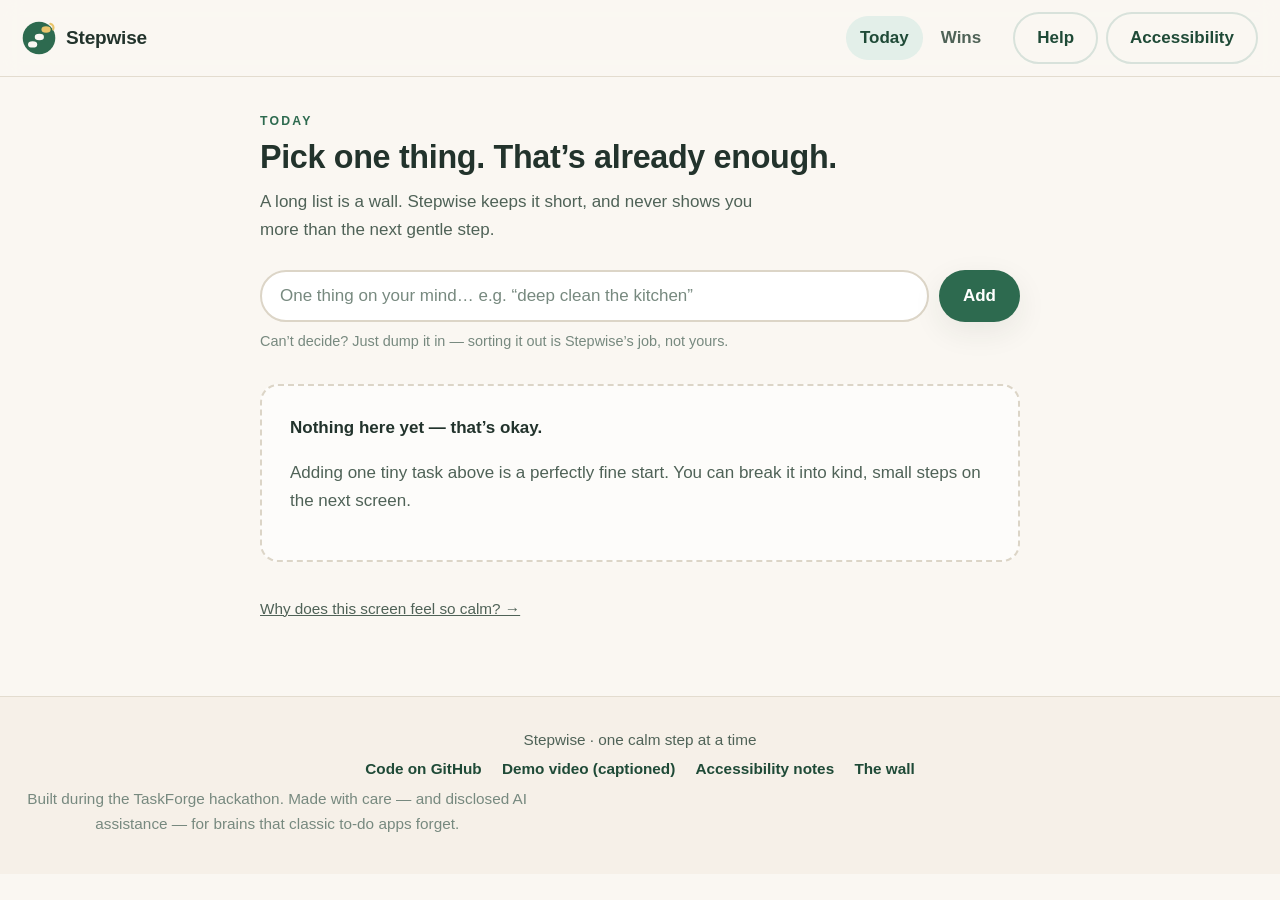
<file: index.html>
<!doctype html>
<html lang="en">
<head>
<meta charset="utf-8">
<meta name="viewport" content="width=device-width, initial-scale=1">
<title>Stepwise — one calm step at a time</title>
<meta name="description" content="Stepwise is a calm, accessibility-first task companion. It turns overwhelming tasks into one gentle step at a time — designed with ADHD, dyslexia and screen-reader users in mind.">
<meta name="theme-color" content="#FAF7F2">
<link rel="manifest" href="manifest.webmanifest">
<link rel="icon" href="icons/icon.svg" type="image/svg+xml">
<link rel="apple-touch-icon" href="icons/apple-touch-icon.png">
<link rel="stylesheet" href="css/core.css">
<link rel="stylesheet" href="css/modes.css">
</head>
<body>
<a class="skip-link" href="#main">Skip to main content</a>
<div id="announcer" class="sr-only" role="status" aria-live="polite"></div>

<header class="app-header">
  <div class="brand">
    <svg class="logo" viewBox="0 0 48 48" aria-hidden="true" focusable="false">
      <circle cx="24" cy="24" r="23" class="logo-bg"/>
      <g class="logo-stones">
        <ellipse cx="15" cy="33" rx="6.5" ry="4.5"/>
        <ellipse cx="24.5" cy="22.5" rx="6.5" ry="4.5"/>
        <ellipse cx="34" cy="12" rx="6.5" ry="4.5" class="logo-stone-top"/>
      </g>
      <path d="M40 4 q6 2 4 8" class="logo-arc" fill="none"/>
    </svg>
    <a href="#today" class="brand-name">Stepwise</a>
  </div>
  <nav class="main-nav" aria-label="Primary">
    <a href="#today" data-nav="today">Today</a>
    <a href="#wins" data-nav="wins">Wins</a>
  </nav>
  <div class="header-actions">
    <button id="btnHelp" class="btn btn-ghost" aria-haspopup="dialog">Help</button>
    <button id="btnA11y" class="btn btn-ghost" aria-haspopup="dialog">Accessibility</button>
  </div>
</header>

<main id="main">

  <!-- ============ TODAY ============ -->
  <section id="view-today" class="view" aria-labelledby="today-h">
    <div class="view-inner">
      <p class="eyebrow">Today</p>
      <h1 id="today-h">Pick one thing. That’s already enough.</h1>
      <p class="view-sub">A long list is a wall. Stepwise keeps it short, and never shows you more than the next gentle step.</p>

      <form id="addForm" class="add-form">
        <label for="taskInput" class="sr-only">New task</label>
        <input id="taskInput" name="taskInput" type="text" autocomplete="off"
               placeholder="One thing on your mind… e.g. “deep clean the kitchen”" />
        <button type="submit" class="btn btn-primary">Add</button>
      </form>
      <p class="add-hint">Can’t decide? Just dump it in — sorting it out is Stepwise’s job, not yours.</p>

      <div id="todayEmpty" class="empty-state" hidden>
        <p class="empty-title">Nothing here yet — that’s okay.</p>
        <p>Adding one tiny task above is a perfectly fine start. You can break it into kind, small steps on the next screen.</p>
      </div>

      <ul id="taskList" class="task-list"></ul>
      <button id="btnShowAll" class="btn btn-ghost show-all" hidden>Show all</button>

      <p class="why-link"><a href="#chaos">Why does this screen feel so calm? →</a></p>
    </div>
  </section>

  <!-- ============ TASK DETAIL ============ -->
  <section id="view-task" class="view" aria-labelledby="task-h" hidden>
    <div class="view-inner">
      <a class="back-link" href="#today">← All tasks</a>
      <p class="eyebrow" id="taskEyebrow">Task</p>
      <h1 id="task-h">Deep clean the kitchen</h1>
      <p class="view-sub" id="taskMeta"></p>

      <div id="breakdownCta" class="cta-card" hidden>
        <p class="cta-title">Big tasks are just small steps wearing a trench coat.</p>
        <p class="cta-sub">Stepwise will split this into kind, concrete steps with gentle time estimates. You can edit every step afterwards — you stay in charge.</p>
        <button id="btnBreakdown" class="btn btn-primary btn-big">Break it down for me</button>
        <label class="check-row">
          <input type="checkbox" id="kindToggle" checked>
          <span>Kind time estimates <span class="check-note">— add a gentle buffer, because time blindness is real</span></span>
        </label>
      </div>

      <div id="sessionsWrap" hidden>
        <div id="sessionList"></div>
        <div class="task-tools">
          <button id="btnEditSteps" class="btn btn-ghost" aria-expanded="false" aria-controls="editWrap">Edit steps</button>
          <button id="btnRedo" class="btn btn-ghost">Break it down again</button>
          <button id="btnDelete" class="btn btn-danger-ghost">Delete this task</button>
        </div>
        <div id="editWrap" hidden>
          <label for="stepsEditor" class="edit-label">One step per line — <kbd>label</kbd> <kbd>|</kbd> <kbd>minutes</kbd></label>
          <textarea id="stepsEditor" rows="8" spellcheck="false"></textarea>
          <div class="edit-actions">
            <button id="btnSaveSteps" class="btn btn-primary">Save steps</button>
            <button id="btnCancelEdit" class="btn btn-ghost">Cancel</button>
          </div>
          <p class="edit-note">Break steps: write them like any step. Prefix the line with <kbd>break:</kbd> to mark a break.</p>
        </div>
      </div>
    </div>
  </section>

  <!-- ============ FOCUS ============ -->
  <section id="view-focus" class="view view-focus" aria-labelledby="focus-h" hidden>
    <div class="focus-top">
      <a id="focusBack" class="back-link" href="#today">← Task</a>
      <p id="focusWhere" class="focus-where"></p>
    </div>
    <div class="focus-stage">
      <p class="eyebrow" id="focusStepNo">Step 1 of 5</p>
      <h1 id="focus-h" class="focus-step-label">Put on music you like and set a 5-minute timer</h1>

      <div class="timer-block">
        <div class="timer-ring">
          <svg viewBox="0 0 220 220" aria-hidden="true" focusable="false">
            <circle class="ring-bg" cx="110" cy="110" r="96"/>
            <circle class="ring-fg" id="ringFg" cx="110" cy="110" r="96"/>
          </svg>
          <div class="timer-text" id="timerText">5:00</div>
        </div>
        <p class="timer-sub" id="timerSub">about 5 minutes</p>
        <p id="timerState" class="timer-state" role="status" aria-live="polite"></p>
      </div>

      <div class="focus-controls">
        <button id="btnDone" class="btn btn-primary btn-big">Done ✓</button>
        <button id="btnTimer" class="btn btn-ghost">Start timer</button>
        <button id="btnExtend" class="btn btn-ghost" hidden>+5 kind minutes</button>
      </div>
      <div class="focus-skip">
        <button id="btnSkip" class="linklike">Skip this step →</button>
        <p class="skip-note">Skipping isn’t failing. Momentum matters more than perfection.</p>
      </div>

      <details class="peek">
        <summary>Peek at the remaining steps</summary>
        <ol id="peekList" class="peek-list"></ol>
      </details>
    </div>

    <div id="celebrate" class="celebrate" hidden>
      <div id="confettiHost" class="confetti-host" aria-hidden="true"></div>
      <p class="celebrate-title" id="celebrateTitle">That’s a win. 🌱</p>
      <p class="celebrate-sub" id="celebrateSub">Take one breath before the next one. No rush.</p>
      <div class="celebrate-actions">
        <button id="btnNextStep" class="btn btn-primary btn-big">Next step →</button>
        <button id="btnFinishSession" class="btn btn-ghost">Back to the task</button>
      </div>
    </div>
  </section>

  <!-- ============ WINS ============ -->
  <section id="view-wins" class="view" aria-labelledby="wins-h" hidden>
    <div class="view-inner">
      <p class="eyebrow">Your wins</p>
      <h1 id="wins-h">Every checked box counts.</h1>
      <p class="view-sub">Especially the small ones. This is the trail your finished steps leave behind.</p>

      <div class="stats-row">
        <div class="stat-card"><span class="stat-num" id="statToday">0</span><span class="stat-label">steps today</span></div>
        <div class="stat-card"><span class="stat-num" id="statWeek">0</span><span class="stat-label">this week</span></div>
        <div class="stat-card"><span class="stat-num" id="statStreak">0</span><span class="stat-label">day streak</span></div>
      </div>

      <h2 class="trail-h">The trail</h2>
      <div class="trail-wrap">
        <svg id="trailSvg" viewBox="0 0 820 240" role="img" aria-labelledby="trailDesc">
          <title id="trailDesc">A winding path that lights up with one stone per finished step</title>
        </svg>
        <p id="trailNote" class="trail-note"></p>
      </div>

      <h2 class="latest-h">Latest wins</h2>
      <ul id="recentList" class="recent-list"></ul>
      <p id="recentEmpty" class="empty-state" hidden>No wins yet. Your first one is one small step away.</p>

      <div class="data-card">
        <h2 class="data-h">Your data, your device</h2>
        <p class="data-sub">Stepwise stores everything locally in your browser. No accounts, no clouds, no spying.</p>
        <div class="data-actions">
          <button id="btnExport" class="btn btn-ghost">Export JSON</button>
          <label class="btn btn-ghost file-btn">Import JSON<input type="file" id="fileImport" accept="application/json"></label>
          <button id="btnSeed" class="btn btn-ghost">Load sample data</button>
          <button id="btnErase" class="btn btn-danger-ghost">Erase everything</button>
        </div>
      </div>
    </div>
  </section>

  <!-- ============ CHAOS (the "before") ============ -->
  <section id="view-chaos" class="view view-chaos" aria-labelledby="chaos-h" hidden>
    <div class="view-inner">
      <p class="eyebrow">The wall</p>
      <h1 id="chaos-h">This is how a normal to-do list can feel.</h1>
      <p class="view-sub">For an ADHD, dyslexic or anxious brain, “one task” is rarely one task — and a wall of items stops being a plan and becomes a verdict.</p>
      <div class="chaos-box" aria-hidden="true">
        <p class="sr-only">Illustration: an overcrowded to-do list with 26 items, tiny controls, overdue badges and no sense of order.</p>
        <ul class="chaos-list">
          <li class="od">Clean the kitchen <span>overdue 3d</span></li>
          <li>Email Prof. Reyes about thesis draft</li>
          <li class="od">Laundry <span>overdue 5d</span></li>
          <li>Buy birthday gift for Mom !!</li>
          <li>Read 40 pages & take notes</li>
          <li>Call dentist — reschedule</li>
          <li class="od">Finish scholarship form <span>due tomorrow</span></li>
          <li>Meal prep???</li>
          <li>Fix bike tire</li>
          <li>Reply to 12 emails</li>
          <li class="od">Term paper outline <span>overdue 1w</span></li>
          <li>Buy groceries (list?? where)</li>
          <li>Water the plants</li>
          <li>Cancel subscription</li>
          <li class="od">Return library books <span>fine +$6</span></li>
          <li>Practice presentation</li>
          <li>Backup laptop</li>
          <li>Organize photos</li>
          <li class="od">Study for stats midterm <span>in 3 days</span></li>
          <li>Print handout for meeting</li>
          <li>Fix resume</li>
          <li class="od">Register for next term <span>opens today</span></li>
          <li>Call grandma</li>
          <li>Deep clean the kitchen</li>
          <li>Sort the laundry into the right piles and then…</li>
          <li>Figure out life??? <span>overdue always</span></li>
        </ul>
      </div>
      <div class="chaos-cta">
        <p class="cta-title">Stepwise refuses to show you this wall.</p>
        <p class="cta-sub">It breaks the wall into pebbles, hands you exactly one pebble at a time, and keeps the rest politely out of sight.</p>
        <a class="btn btn-primary btn-big" href="#today">Try the calm version →</a>
      </div>
    </div>
  </section>

</main>

<footer class="app-footer">
  <p>Stepwise · one calm step at a time</p>
  <p class="footer-links">
    <a href="https://github.com/43aquarius/stepwise" target="_blank" rel="noopener">Code on GitHub</a>
    <a href="demo/demo.html">Demo video (captioned)</a>
    <a href="https://github.com/43aquarius/stepwise/blob/main/docs/ACCESSIBILITY.md" target="_blank" rel="noopener">Accessibility notes</a>
    <a href="#chaos">The wall</a>
  </p>
  <p class="footer-note">Built during the TaskForge hackathon. Made with care — and disclosed AI assistance — for brains that classic to-do apps forget.</p>
</footer>

<!-- ============ DIALOGS ============ -->
<dialog id="a11yPanel" aria-labelledby="a11yTitle" class="panel">
  <form method="dialog">
    <h2 id="a11yTitle">Make Stepwise yours</h2>
    <p class="panel-sub">Everything here applies instantly and stays on this device.</p>

    <fieldset>
      <legend>Text size</legend>
      <div class="size-row" role="radiogroup" aria-label="Text size">
        <label><input type="radio" name="size" value="S"> <span>S</span></label>
        <label><input type="radio" name="size" value="M" checked> <span>M</span></label>
        <label><input type="radio" name="size" value="L"> <span>L</span></label>
        <label><input type="radio" name="size" value="XL"> <span>XL</span></label>
        <label><input type="radio" name="size" value="XXL"> <span>XXL</span></label>
      </div>
    </fieldset>

    <div class="switch-list">
      <label class="switch-row">
        <input type="checkbox" id="optContrast">
        <span class="switch" aria-hidden="true"></span>
        <span class="switch-label">High contrast
          <small>Bold black &amp; white with golden focus</small></span>
      </label>
      <label class="switch-row">
        <input type="checkbox" id="optDyslexia">
        <span class="switch" aria-hidden="true"></span>
        <span class="switch-label">Dyslexia-friendly text
          <small>Round letters, wide spacing, calm rhythm</small></span>
      </label>
      <label class="switch-row">
        <input type="checkbox" id="optMotion">
        <span class="switch" aria-hidden="true"></span>
        <span class="switch-label">Reduce motion
          <small>No confetti, no pulses — just calm</small></span>
      </label>
      <label class="switch-row">
        <input type="checkbox" id="optSound" checked>
        <span class="switch" aria-hidden="true"></span>
        <span class="switch-label">Gentle timer sounds
          <small>A soft chime when a step’s time is up</small></span>
      </label>
      <label class="switch-row">
        <input type="checkbox" id="optKind" checked>
        <span class="switch" aria-hidden="true"></span>
        <span class="switch-label">Kind time estimates
          <small>~35% buffer on every estimate — time blindness is real</small></span>
      </label>
    </div>
    <button class="btn btn-primary" value="ok">Done</button>
  </form>
</dialog>

<dialog id="helpDialog" aria-labelledby="helpTitle" class="panel">
  <h2 id="helpTitle">Little helpers</h2>
  <p class="panel-sub">Stepwise works fully with keyboard and screen readers.</p>
  <table class="kbd-table">
    <caption class="sr-only">Keyboard shortcuts</caption>
    <tbody>
      <tr><th scope="row"><kbd>N</kbd></th><td>Jump to “add a task”</td></tr>
      <tr><th scope="row"><kbd>T</kbd> / <kbd>W</kbd></th><td>Go to Today / Wins</td></tr>
      <tr><th scope="row"><kbd>Space</kbd></th><td>In focus mode: start / pause the timer</td></tr>
      <tr><th scope="row"><kbd>Esc</kbd></th><td>Close a panel, or leave focus mode</td></tr>
      <tr><th scope="row"><kbd>?</kbd></th><td>Open this help</td></tr>
    </tbody>
  </table>
  <p class="panel-note">The timer always shows time as text too — never color alone. The ring is just a quiet glow.</p>
  <button class="btn btn-primary" value="ok">Got it</button>
</dialog>

<dialog id="confirmDialog" aria-labelledby="confirmTitle" class="panel panel-compact">
  <h2 id="confirmTitle">Are you sure?</h2>
  <p id="confirmText" class="panel-sub"></p>
  <div class="confirm-actions">
    <button id="confirmCancel" class="btn btn-ghost" value="cancel">Cancel</button>
    <button id="confirmOk" class="btn btn-danger">Yes, do it</button>
  </div>
</dialog>

<noscript>
  <p class="noscript-note">Stepwise needs JavaScript to store your steps on this device. Everything stays local — but the calm part needs the script part.</p>
</noscript>

<script type="module" src="js/app.js"></script>
</body>
</html>
</file>
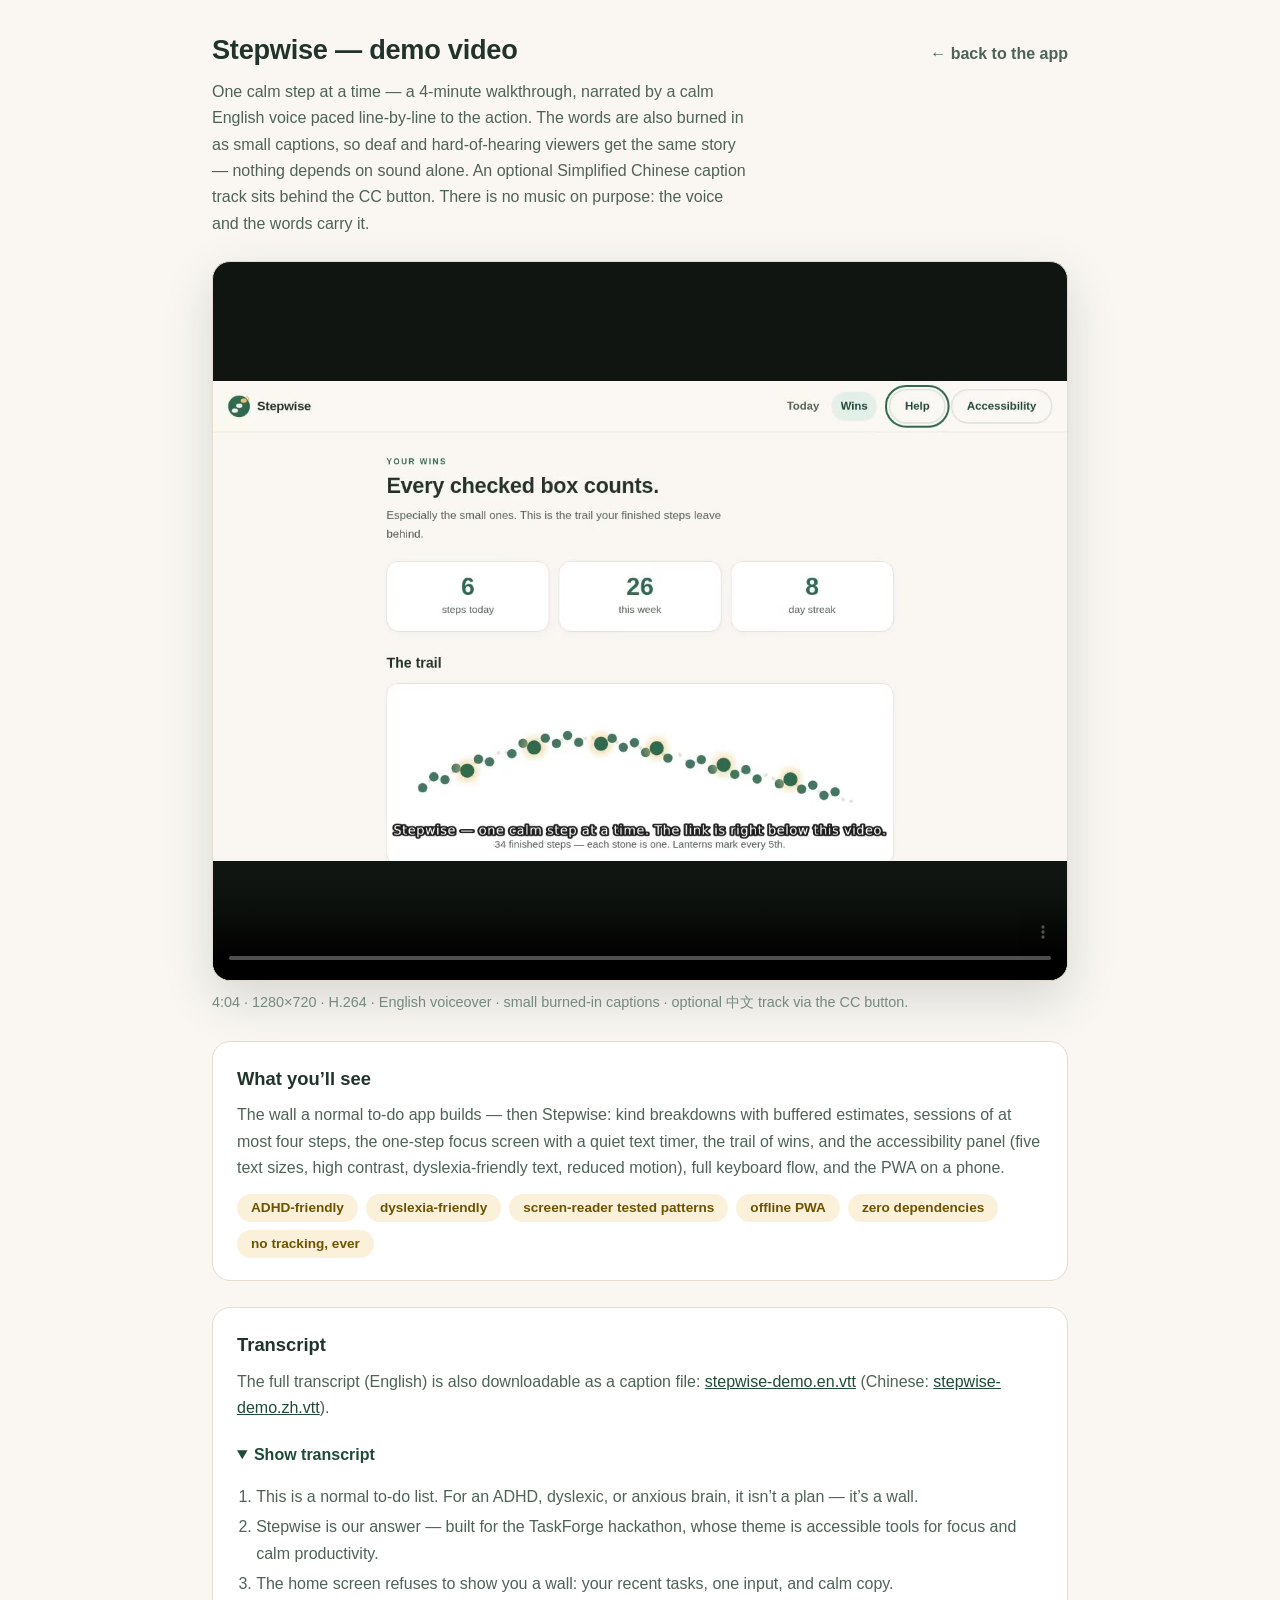
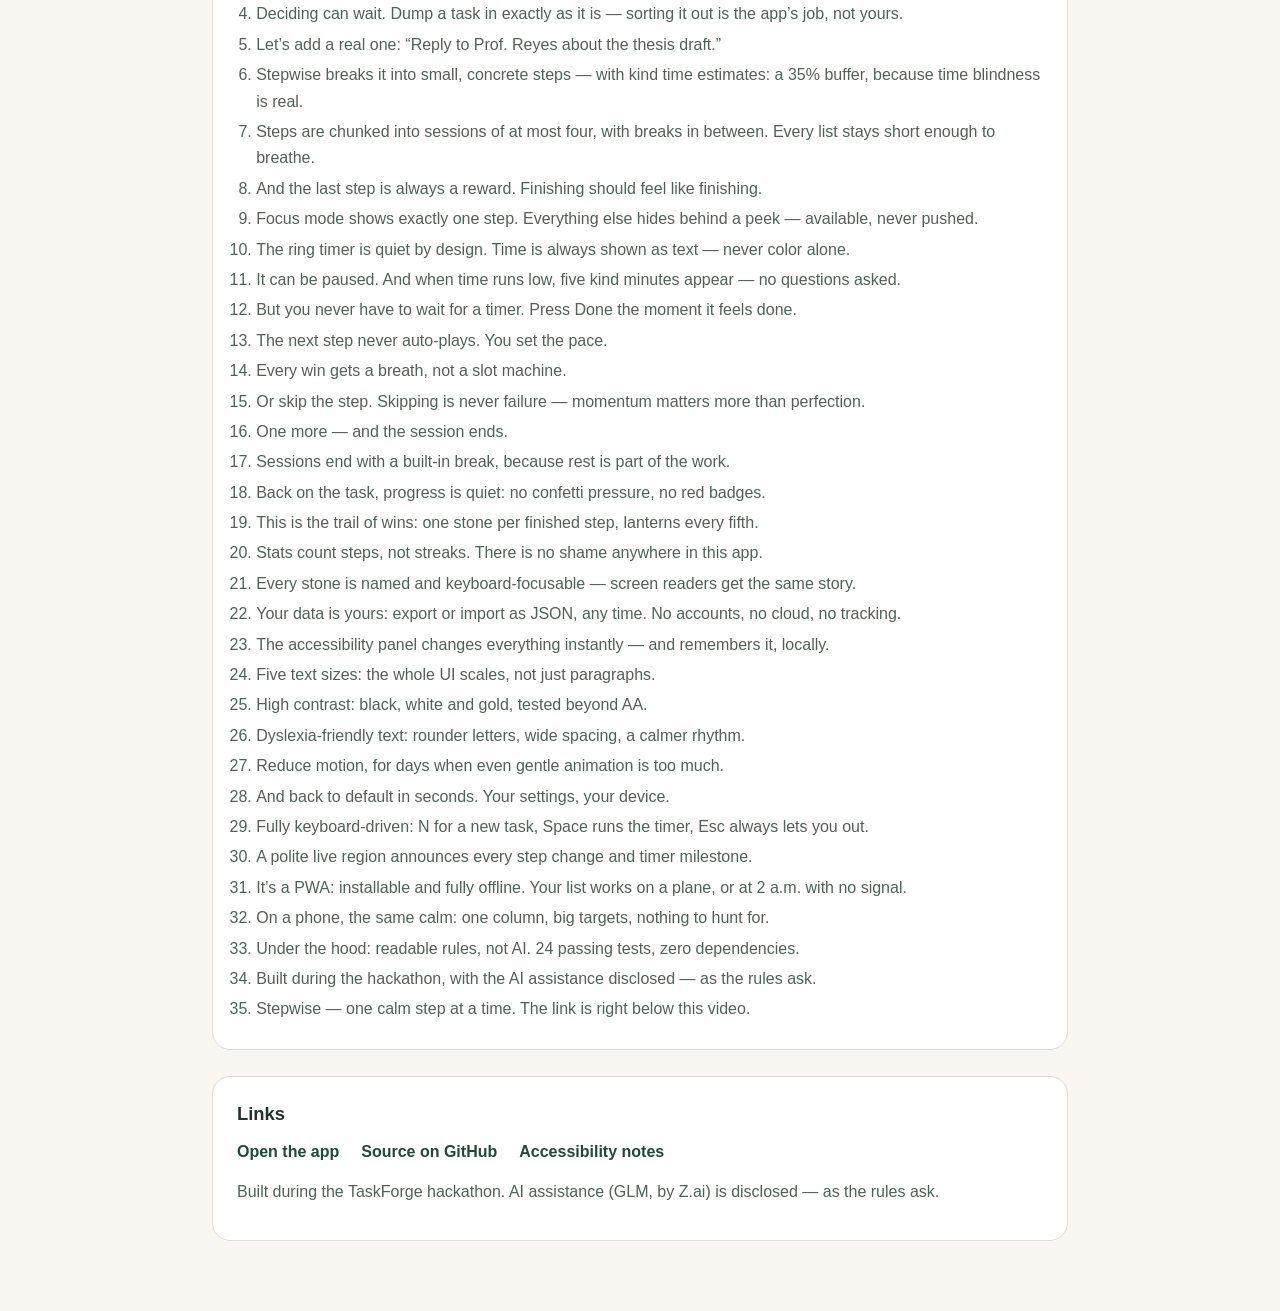
<file: demo.html>
<!doctype html>
<html lang="en">
<head>
<meta charset="utf-8">
<meta name="viewport" content="width=device-width, initial-scale=1">
<meta name="robots" content="noindex">
<!-- Old short link: the captioned demo video lives at ./demo/demo.html -->
<link rel="canonical" href="https://43aquarius.github.io/stepwise/demo/demo.html">
<meta http-equiv="refresh" content="0; url=https://43aquarius.github.io/stepwise/demo/demo.html">
<link rel="icon" href="icons/icon.svg" type="image/svg+xml">
<title>Stepwise — demo video (redirecting…)</title>
<style>
  :root { color-scheme: light; }
  * { box-sizing: border-box; }
  body {
    margin: 0; min-height: 100vh; display: grid; place-items: center;
    background: #FAF7F2; color: #22332C; text-align: center;
    font-family: -apple-system, BlinkMacSystemFont, "Segoe UI", Roboto, sans-serif;
    line-height: 1.65; padding: 24px;
  }
  .box { max-width: 46ch; }
  h1 { font-size: 1.4rem; margin: 0 0 8px; }
  p { color: #4F6257; margin: 0 0 18px; }
  a {
    display: inline-block; background: #2D6A4F; color: #fff; font-weight: 700;
    text-decoration: none; border-radius: 999px; padding: 10px 26px;
  }
  a:hover { background: #1F4A37; }
</style>
</head>
<body>
<div class="box">
  <h1>One moment — taking you to the demo video…</h1>
  <p>This short address now points to the captioned demo page. If nothing happens, tap below.</p>
  <a href="https://43aquarius.github.io/stepwise/demo/demo.html">Watch the demo</a>
</div>
<script>location.replace('https://43aquarius.github.io/stepwise/demo/demo.html');</script>
</body>
</html>
</file>
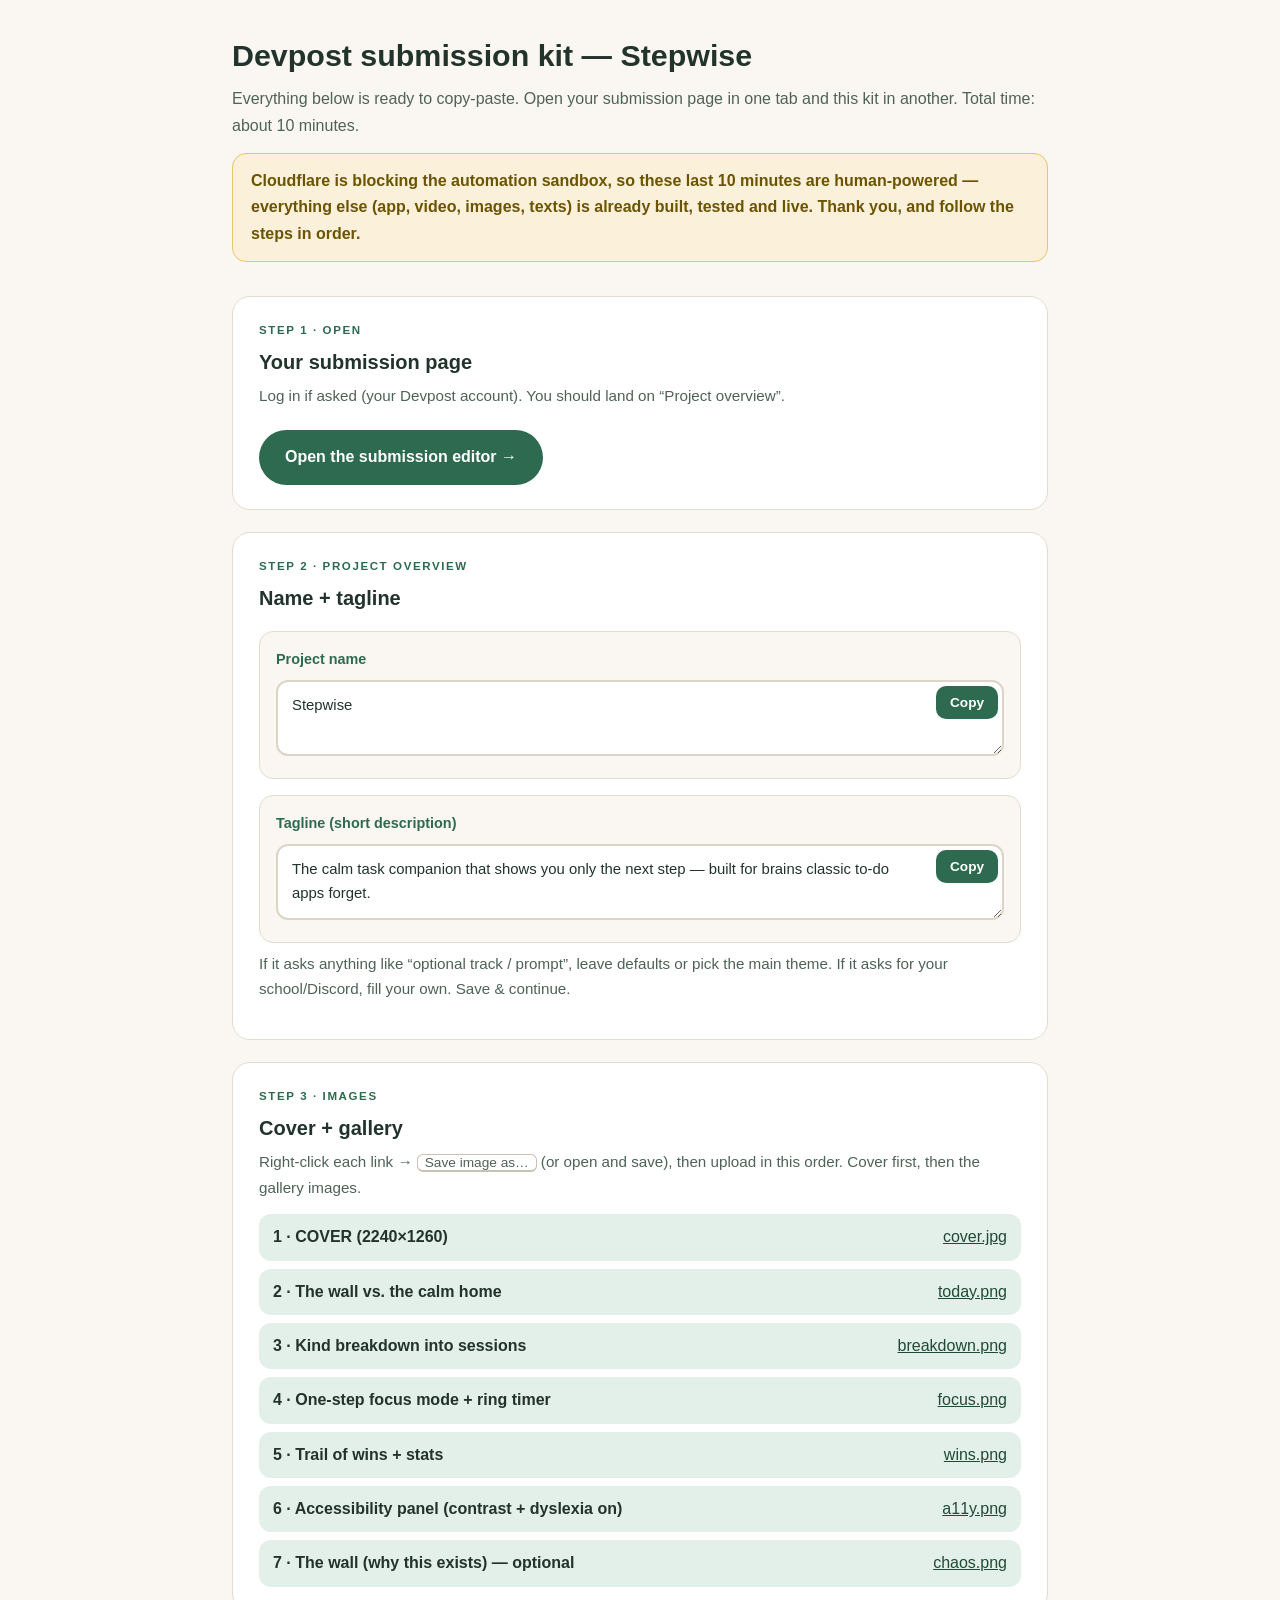
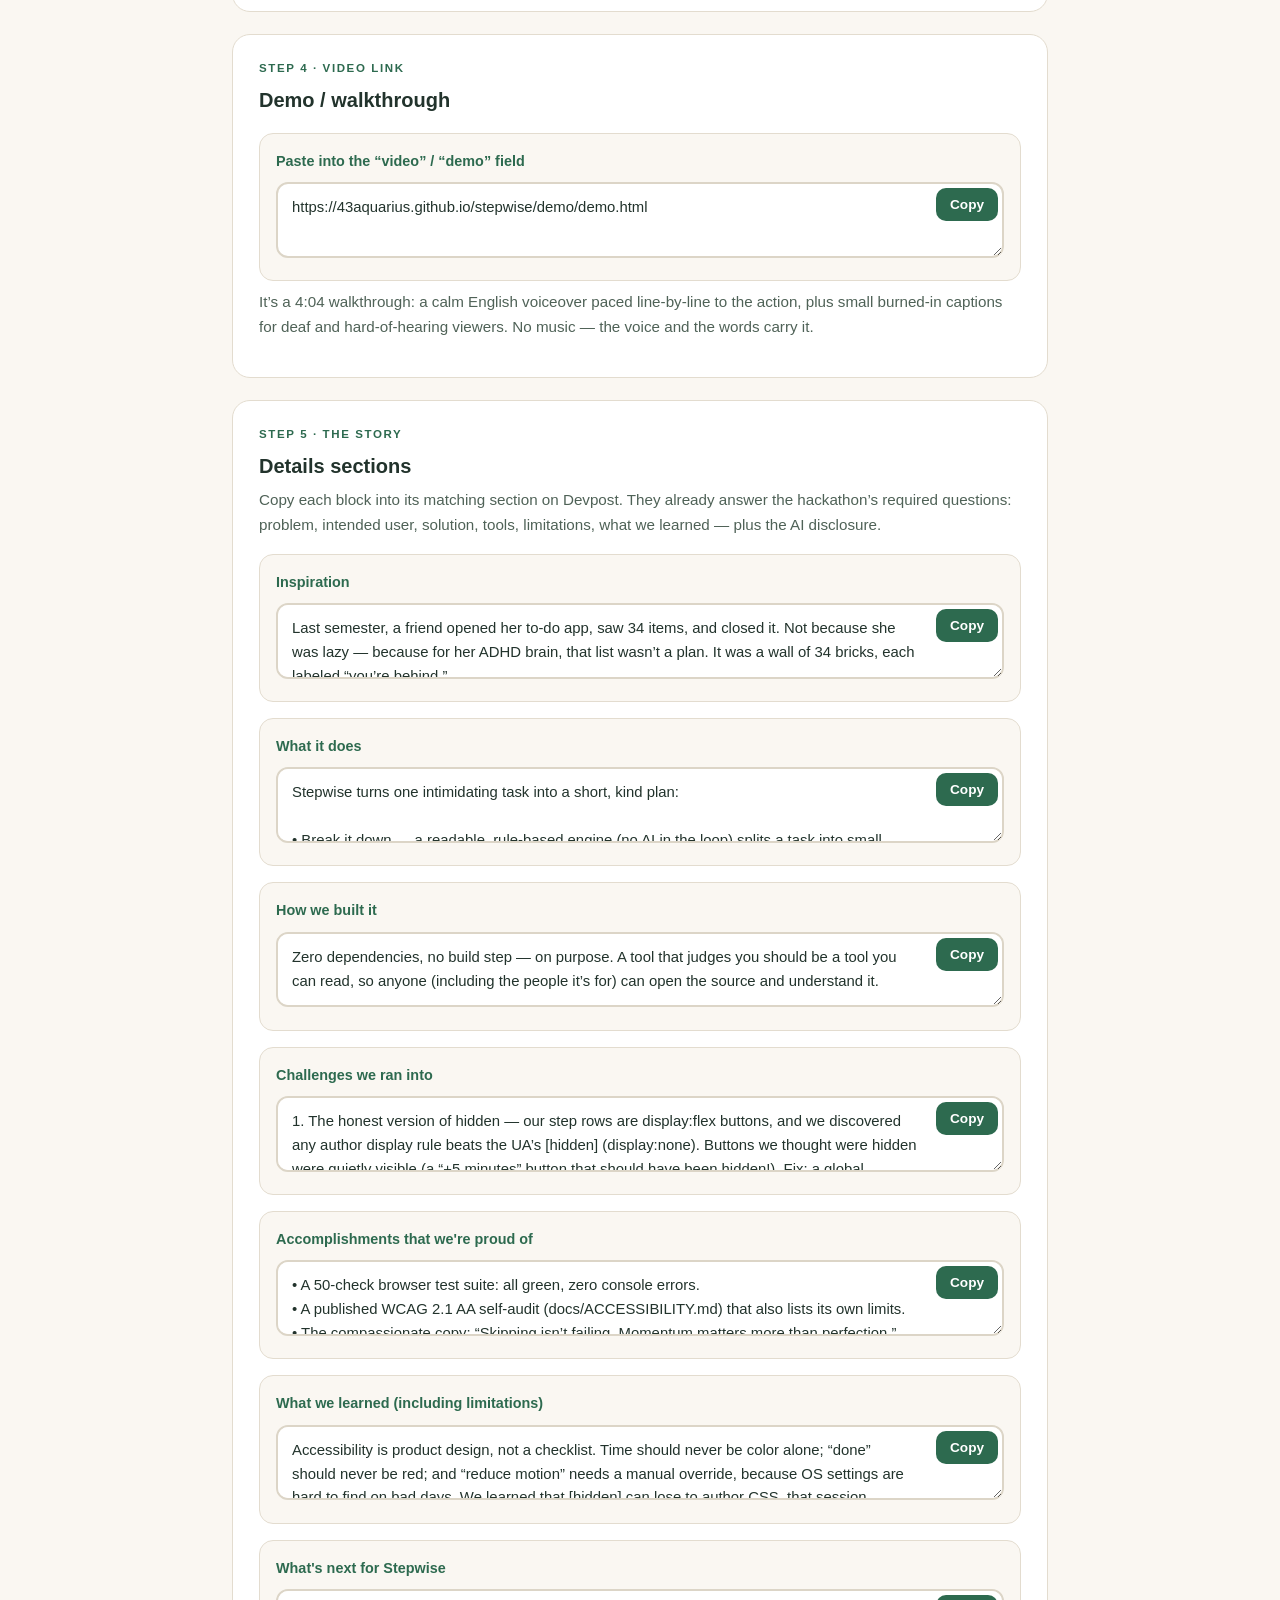
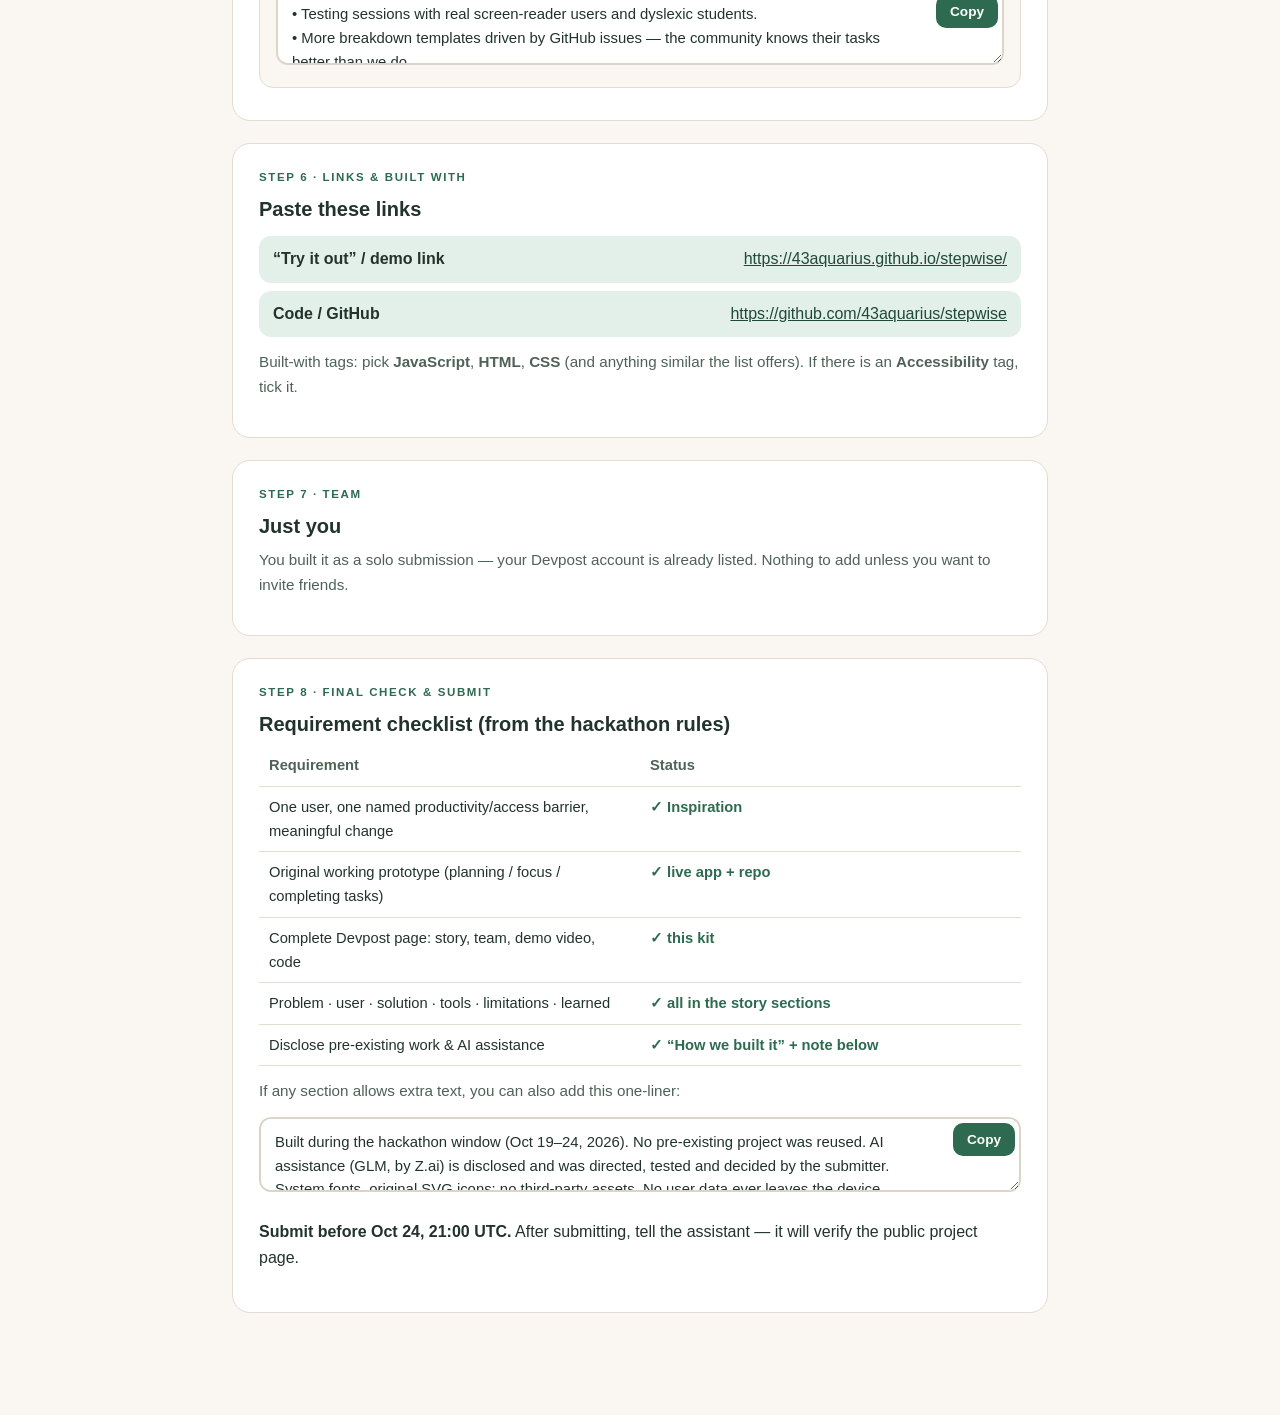
<file: submission-kit.html>
<!doctype html>
<html lang="en">
<head>
<meta charset="utf-8">
<meta name="viewport" content="width=device-width, initial-scale=1">
<title>Stepwise — Devpost submission kit</title>
<style>
  :root { --bg:#FAF7F2; --card:#fff; --ink:#22332C; --soft:#4F6257; --faint:#77897F;
    --brand:#2D6A4F; --deep:#1F4A37; --softbg:#E3EFE9; --gold:#E9C46A; --goldink:#6B5300;
    --goldbg:#FBF1DA; --line:1px solid #E3DCCF;
    --font:-apple-system,BlinkMacSystemFont,"Segoe UI",Roboto,"Helvetica Neue",Arial,sans-serif; }
  *{box-sizing:border-box} body{margin:0;background:var(--bg);color:var(--ink);font-family:var(--font);line-height:1.65}
  .wrap{max-width:860px;margin:0 auto;padding:30px 22px 80px}
  h1{font-size:1.9rem;margin:0 0 6px} .sub{color:var(--soft);margin:0 0 8px}
  .note{background:var(--goldbg);border:1px solid var(--gold);border-radius:14px;padding:14px 18px;margin:14px 0 34px;color:var(--goldink);font-weight:600}
  .step{background:var(--card);border:var(--line);border-radius:18px;padding:24px 26px;margin-bottom:22px}
  .step h2{margin:0 0 4px;font-size:1.25rem}
  .kicker{color:var(--brand);font-weight:800;letter-spacing:.14em;font-size:.72rem;text-transform:uppercase;margin:0 0 6px}
  .hint{color:var(--soft);font-size:.95em;margin:4px 0 14px}
  .field{margin:16px 0 8px;padding:14px 16px;background:var(--bg);border-radius:14px;border:var(--line)}
  .field .fname{font-weight:800;font-size:.9em;color:var(--brand)}
  .paste{position:relative;margin-top:8px}
  .paste textarea{width:100%;min-height:64px;border:2px solid #DCD5C7;border-radius:12px;padding:12px 84px 12px 14px;font:inherit;font-size:.93em;line-height:1.6;background:#fff;color:var(--ink);resize:vertical}
  .copy{position:absolute;right:6px;top:6px;border:none;border-radius:10px;background:var(--brand);color:#fff;font-weight:800;padding:9px 14px;cursor:pointer;font-size:.85em}
  .copy:hover{background:var(--deep)} .copy.ok{background:#4FBE8F}
  ul.assets{list-style:none;margin:10px 0 0;padding:0;display:grid;gap:8px}
  ul.assets li{display:flex;flex-wrap:wrap;gap:8px 14px;align-items:center;background:var(--softbg);border-radius:12px;padding:10px 14px}
  ul.assets .a{flex:1;font-weight:700} ul.assets code{background:#fff;border-radius:8px;padding:2px 10px;font-size:.85em}
  a{color:var(--deep)}
  table{width:100%;border-collapse:collapse;font-size:.92em}
  th,td{text-align:left;padding:8px 10px;border-bottom:1px solid #E3DCCF;vertical-align:top}
  th{color:var(--soft);width:44%}
  .ok{color:var(--brand);font-weight:800}
  .kbd{background:#fff;border:1px solid #C9C2B2;border-bottom-width:2px;border-radius:6px;padding:0 .5em;font-size:.9em}
  .big{display:inline-block;background:var(--brand);color:#fff;font-weight:800;padding:14px 26px;border-radius:999px;text-decoration:none;margin-top:8px}
</style>
</head>
<body>
<div class="wrap">
  <h1>Devpost submission kit — Stepwise</h1>
  <p class="sub">Everything below is ready to copy-paste. Open your submission page in one tab and this kit in another. Total time: about 10 minutes.</p>
  <p class="note">Cloudflare is blocking the automation sandbox, so these last 10 minutes are human-powered — everything else (app, video, images, texts) is already built, tested and live. Thank you, and follow the steps in order.</p>

  <div class="step">
    <p class="kicker">Step 1 · open</p>
    <h2>Your submission page</h2>
    <p class="hint">Log in if asked (your Devpost account). You should land on “Project overview”.</p>
    <a class="big" target="_blank" rel="noopener" href="https://devpost.com/submit-to/31798-taskforge/manage/submissions/1246391/project-overview">Open the submission editor →</a>
  </div>

  <div class="step">
    <p class="kicker">Step 2 · project overview</p>
    <h2>Name + tagline</h2>
    <div class="field"><span class="fname">Project name</span>
      <div class="paste"><textarea id="t_name" readonly>Stepwise</textarea><button class="copy" data-for="t_name">Copy</button></div>
    </div>
    <div class="field"><span class="fname">Tagline (short description)</span>
      <div class="paste"><textarea id="t_tag" readonly>The calm task companion that shows you only the next step — built for brains classic to-do apps forget.</textarea><button class="copy" data-for="t_tag">Copy</button></div>
    </div>
    <p class="hint">If it asks anything like “optional track / prompt”, leave defaults or pick the main theme. If it asks for your school/Discord, fill your own. Save &amp; continue.</p>
  </div>

  <div class="step">
    <p class="kicker">Step 3 · images</p>
    <h2>Cover + gallery</h2>
    <p class="hint">Right-click each link → <span class="kbd">Save image as…</span> (or open and save), then upload in this order. Cover first, then the gallery images.</p>
    <ul class="assets">
      <li><span class="a">1 · COVER (2240×1260)</span><a target="_blank" href="https://43aquarius.github.io/stepwise/demo/screens/cover.jpg">cover.jpg</a></li>
      <li><span class="a">2 · The wall vs. the calm home</span><a target="_blank" href="https://43aquarius.github.io/stepwise/demo/screens/today.png">today.png</a></li>
      <li><span class="a">3 · Kind breakdown into sessions</span><a target="_blank" href="https://43aquarius.github.io/stepwise/demo/screens/breakdown.png">breakdown.png</a></li>
      <li><span class="a">4 · One-step focus mode + ring timer</span><a target="_blank" href="https://43aquarius.github.io/stepwise/demo/screens/focus.png">focus.png</a></li>
      <li><span class="a">5 · Trail of wins + stats</span><a target="_blank" href="https://43aquarius.github.io/stepwise/demo/screens/wins.png">wins.png</a></li>
      <li><span class="a">6 · Accessibility panel (contrast + dyslexia on)</span><a target="_blank" href="https://43aquarius.github.io/stepwise/demo/screens/a11y.png">a11y.png</a></li>
      <li><span class="a">7 · The wall (why this exists) — optional</span><a target="_blank" href="https://43aquarius.github.io/stepwise/demo/screens/chaos.png">chaos.png</a></li>
    </ul>
  </div>

  <div class="step">
    <p class="kicker">Step 4 · video link</p>
    <h2>Demo / walkthrough</h2>
    <div class="field"><span class="fname">Paste into the “video” / “demo” field</span>
      <div class="paste"><textarea id="t_vid" readonly>https://43aquarius.github.io/stepwise/demo/demo.html</textarea><button class="copy" data-for="t_vid">Copy</button></div>
    </div>
    <p class="hint">It’s a 4:04 walkthrough: a calm English voiceover paced line-by-line to the action, plus small burned-in captions for deaf and hard-of-hearing viewers. No music — the voice and the words carry it.</p>
  </div>

  <div class="step">
    <p class="kicker">Step 5 · the story</p>
    <h2>Details sections</h2>
    <p class="hint">Copy each block into its matching section on Devpost. They already answer the hackathon’s required questions: problem, intended user, solution, tools, limitations, what we learned — plus the AI disclosure.</p>

    <div class="field"><span class="fname">Inspiration</span>
      <div class="paste"><textarea id="t_i1" readonly>Last semester, a friend opened her to-do app, saw 34 items, and closed it. Not because she was lazy — because for her ADHD brain, that list wasn’t a plan. It was a wall of 34 bricks, each labeled “you’re behind.”

Most productivity tools are designed for brains that already work like spreadsheets. For people with ADHD, dyslexia, or anxiety, the same features — infinite lists, red overdue badges, streak counters — do the opposite of helping. TaskForge asked us to pick one real friction point and one real person. Ours was that moment: an overwhelming task on a screen that offers no next step.

Stepwise is our answer, and its one rule is simple: never show the wall. Show one kind step at a time.</textarea><button class="copy" data-for="t_i1">Copy</button></div>
    </div>

    <div class="field"><span class="fname">What it does</span>
      <div class="paste"><textarea id="t_i2" readonly>Stepwise turns one intimidating task into a short, kind plan:

• Break it down — a readable, rule-based engine (no AI in the loop) splits a task into small, concrete steps using templates for cleaning, study, email, errands, exercise, cooking and travel. Every estimate is a kind estimate: ~35% buffer, because time blindness is real.
• Sessions, not walls — steps are chunked into sessions of at most four, with visible breaks and a reward step at the end. Finishing should feel like finishing.
• One-step focus mode — the screen shows exactly the current step. A quiet ring timer (time always in text, never color alone) can be paused, or given five more kind minutes. Press Done any moment — or Skip, because skipping is never failure.
• A trail of wins — every finished step becomes a stone on a winding path; lanterns mark every fifth. Stats count steps, not streak-shaming.
• Accessibility panel — five text sizes, high contrast, dyslexia-friendly text, reduced motion; full keyboard control; ARIA live announcements for screen readers.
• Yours only — localStorage, no accounts, no cloud, no tracking; export/import as JSON. It’s a PWA: installable and fully offline.</textarea><button class="copy" data-for="t_i2">Copy</button></div>
    </div>

    <div class="field"><span class="fname">How we built it</span>
      <div class="paste"><textarea id="t_i3" readonly>Zero dependencies, no build step — on purpose. A tool that judges you should be a tool you can read, so anyone (including the people it’s for) can open the source and understand it.

• Vanilla ES modules: a rule-based breakdown engine (js/breakdown.js) with 8 category templates and a generic fallback, session chunking, and an editor round-trip format (label | minutes).
• A focus-mode state machine (js/focus.js) with explicit win / session-complete / task-complete endings — the next step is never auto-advanced; it’s always your choice.
• CSS custom-property theming for the accessibility modes; prefers-reduced-motion plus a manual override, because not everyone can find the OS setting on a bad day.
• Web Audio API for the soft two-tone chime — synthesized at runtime, no audio files.
• A service worker (sw.js) cache-first shell for offline; localStorage persistence; 24 unit tests for the engine (node tests/breakdown.test.js) and a 50-check browser test suite, all green.
• A 4-minute captioned demo video, with every on-screen action scheduled on a wall-clock beat sheet so the burned-in captions stay in sync.</textarea><button class="copy" data-for="t_i3">Copy</button></div>
    </div>

    <div class="field"><span class="fname">Challenges we ran into</span>
      <div class="paste"><textarea id="t_i4" readonly>1. The honest version of hidden — our step rows are display:flex buttons, and we discovered any author display rule beats the UA’s [hidden] (display:none). Buttons we thought were hidden were quietly visible (a “+5 minutes” button that should have been hidden!). Fix: a global [hidden]{display:none!important} rule.

2. The focus-mode flowchart — our first version celebrated twice (per step and per session) and could loop forever. We rewrote it as a small state machine with explicit endings, and it finally felt calm — which is the whole point.

3. Kind but honest estimates — multiplying by 1.35 is easy; explaining why in one line of UI (“time blindness is real”) took most of the writing time.

4. Subtitle-synced video — the demo is one continuous recording; every click lands on a wall-clock beat so the burned-in captions always match the action. We re-recorded twice for two small bugs we refused to ship.</textarea><button class="copy" data-for="t_i4">Copy</button></div>
    </div>

    <div class="field"><span class="fname">Accomplishments that we're proud of</span>
      <div class="paste"><textarea id="t_i5" readonly>• A 50-check browser test suite: all green, zero console errors.
• A published WCAG 2.1 AA self-audit (docs/ACCESSIBILITY.md) that also lists its own limits.
• The compassionate copy: “Skipping isn’t failing. Momentum matters more than perfection.” — shown at the exact moment someone needs it.
• A demo video captioned in English and Chinese. Captions first, because accessibility is the product.</textarea><button class="copy" data-for="t_i5">Copy</button></div>
    </div>

    <div class="field"><span class="fname">What we learned (including limitations)</span>
      <div class="paste"><textarea id="t_i6" readonly>Accessibility is product design, not a checklist. Time should never be color alone; “done” should never be red; and “reduce motion” needs a manual override, because OS settings are hard to find on bad days. We learned that [hidden] can lose to author CSS, that session boundaries are an emotional feature — not just a layout one — and that calm copywriting is engineering: every word either lowers a barrier or raises one.

Limitations, honestly: the breakdown engine is rule-based, so it’s only as wise as its templates — that’s why every step stays editable. The dyslexia mode is typography-based (spacing, rhythm, color temperature) — we don’t ship a dyslexia font. And we haven’t yet tested with real screen-reader users; that is the first post-hackathon milestone.</textarea><button class="copy" data-for="t_i6">Copy</button></div>
    </div>

    <div class="field"><span class="fname">What's next for Stepwise</span>
      <div class="paste"><textarea id="t_i7" readonly>• Testing sessions with real screen-reader users and dyslexic students.
• More breakdown templates driven by GitHub issues — the community knows their tasks better than we do.
• Localization, starting with Chinese (the demo already carries a Chinese caption track).
• Optional end-to-end encrypted sync — opt-in, never default.
• A share-sheet quick-add, so capturing a task takes one tap.</textarea><button class="copy" data-for="t_i7">Copy</button></div>
    </div>
  </div>

  <div class="step">
    <p class="kicker">Step 6 · links &amp; built with</p>
    <h2>Paste these links</h2>
    <ul class="assets">
      <li><span class="a">“Try it out” / demo link</span><a target="_blank" href="https://43aquarius.github.io/stepwise/">https://43aquarius.github.io/stepwise/</a></li>
      <li><span class="a">Code / GitHub</span><a target="_blank" href="https://github.com/43aquarius/stepwise">https://github.com/43aquarius/stepwise</a></li>
    </ul>
    <p class="hint" style="margin-top:12px">Built-with tags: pick <b>JavaScript</b>, <b>HTML</b>, <b>CSS</b> (and anything similar the list offers). If there is an <b>Accessibility</b> tag, tick it.</p>
  </div>

  <div class="step">
    <p class="kicker">Step 7 · team</p>
    <h2>Just you</h2>
    <p class="hint">You built it as a solo submission — your Devpost account is already listed. Nothing to add unless you want to invite friends.</p>
  </div>

  <div class="step">
    <p class="kicker">Step 8 · final check &amp; submit</p>
    <h2>Requirement checklist (from the hackathon rules)</h2>
    <table>
      <tr><th>Requirement</th><th>Status</th></tr>
      <tr><td>One user, one named productivity/access barrier, meaningful change</td><td class="ok">✓ Inspiration</td></tr>
      <tr><td>Original working prototype (planning / focus / completing tasks)</td><td class="ok">✓ live app + repo</td></tr>
      <tr><td>Complete Devpost page: story, team, demo video, code</td><td class="ok">✓ this kit</td></tr>
      <tr><td>Problem · user · solution · tools · limitations · learned</td><td class="ok">✓ all in the story sections</td></tr>
      <tr><td>Disclose pre-existing work &amp; AI assistance</td><td class="ok">✓ “How we built it” + note below</td></tr>
    </table>
    <p class="hint" style="margin-top:12px">If any section allows extra text, you can also add this one-liner:</p>
    <div class="paste"><textarea id="t_disc" readonly>Built during the hackathon window (Oct 19–24, 2026). No pre-existing project was reused. AI assistance (GLM, by Z.ai) is disclosed and was directed, tested and decided by the submitter. System fonts, original SVG icons; no third-party assets. No user data ever leaves the device.</textarea><button class="copy" data-for="t_disc">Copy</button></div>
    <p style="margin-top:18px"><b>Submit before Oct 24, 21:00 UTC.</b> After submitting, tell the assistant — it will verify the public project page.</p>
  </div>

<script>
  document.querySelectorAll('.copy').forEach(b => {
    b.addEventListener('click', async () => {
      const ta = document.getElementById(b.dataset.for);
      ta.select();
      try { await navigator.clipboard.writeText(ta.value); } catch { document.execCommand('copy'); }
      b.textContent = 'Copied ✓'; b.classList.add('ok');
      setTimeout(() => { b.textContent = 'Copy'; b.classList.remove('ok'); }, 1600);
    });
  });
</script>
</div>
</body>
</html>
</file>
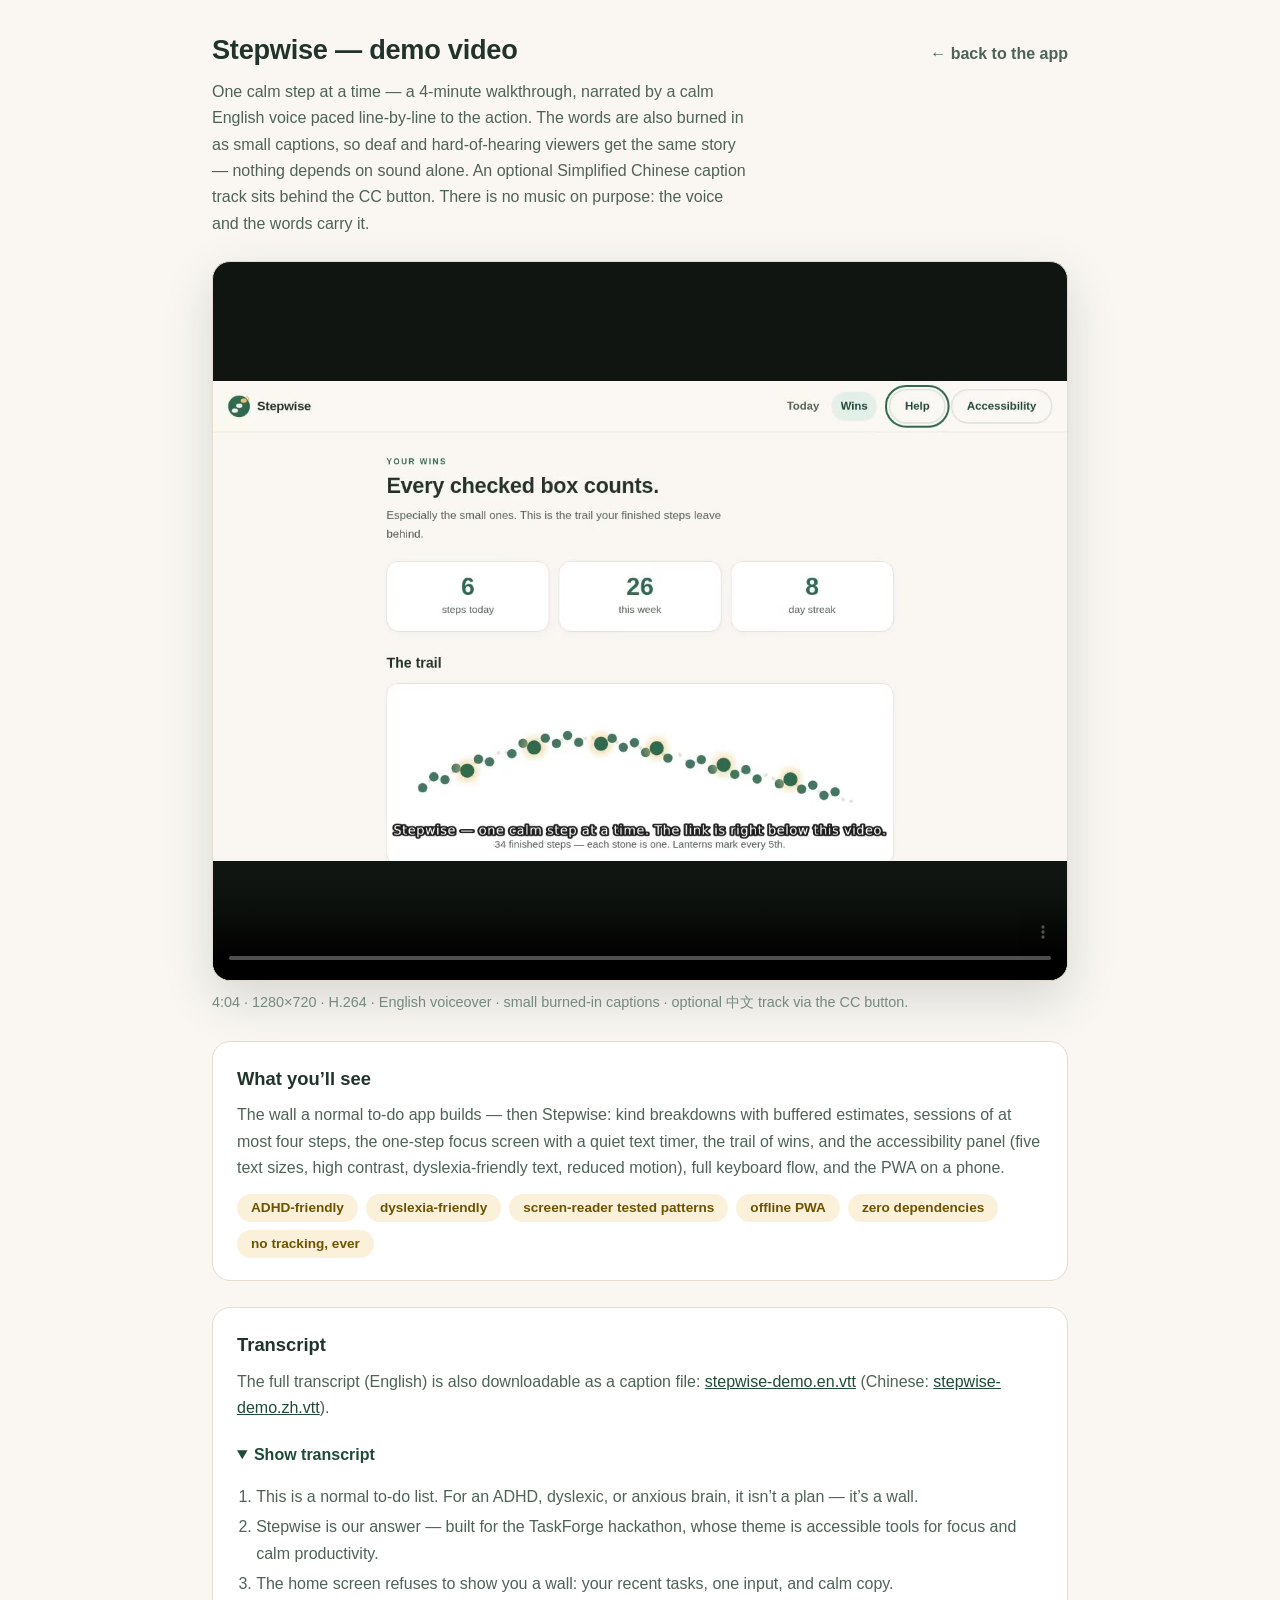
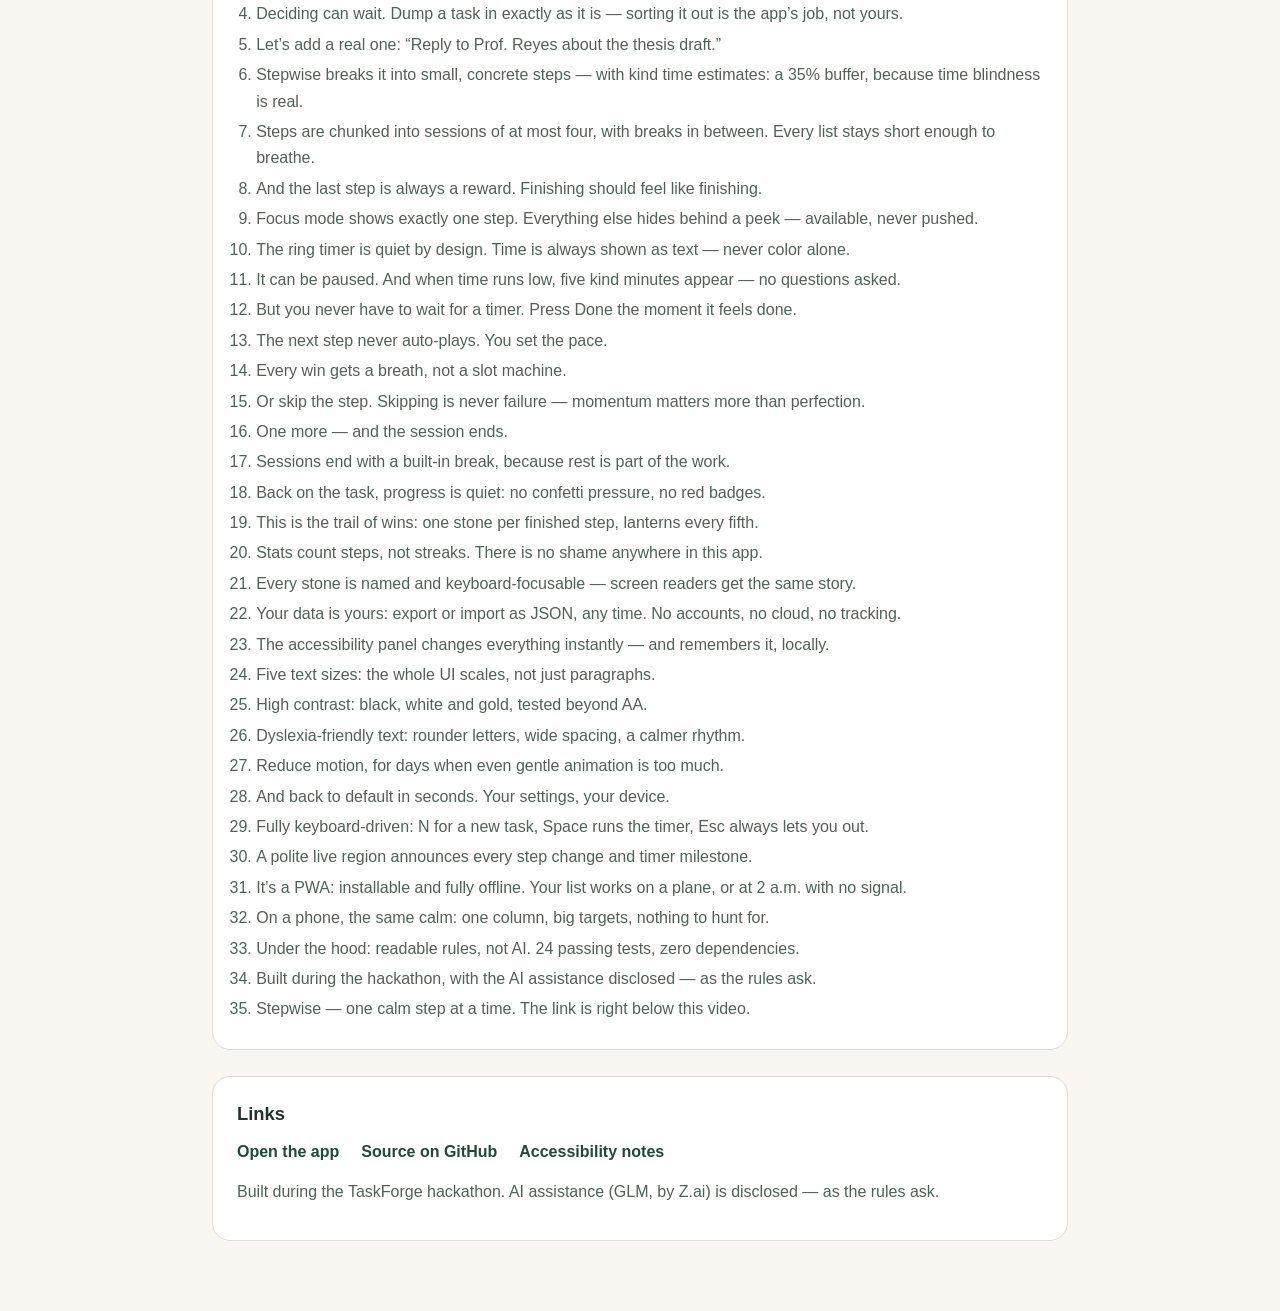
<file: demo/demo.html>
<!doctype html>
<html lang="en">
<head>
<meta charset="utf-8">
<meta name="viewport" content="width=device-width, initial-scale=1">
<meta name="robots" content="noindex">
<title>Stepwise — demo video (captioned)</title>
<link rel="icon" href="icons/icon.svg" type="image/svg+xml">
<style>
  :root {
    --bg:#FAF7F2; --bg-soft:#F3EDE3; --card:#fff; --ink:#22332C; --ink-soft:#4F6257;
    --ink-faint:#77897F; --brand:#2D6A4F; --brand-deep:#1F4A37; --brand-soft:#E3EFE9;
    --accent:#E9C46A; --accent-soft:#FBF1DA; --accent-ink:#6B5300; --line:1px solid #E3DCCF;
    --font:-apple-system,BlinkMacSystemFont,"Segoe UI",Roboto,"Helvetica Neue",Arial,sans-serif;
  }
  * { box-sizing: border-box; }
  body { margin:0; background:var(--bg); color:var(--ink); font-family:var(--font); line-height:1.65; }
  a { color: var(--brand-deep); }
  .wrap { max-width: 900px; margin: 0 auto; padding: 28px 22px 70px; }
  .top { display:flex; flex-wrap:wrap; gap:10px 18px; align-items:baseline; justify-content:space-between; }
  h1 { font-size: 1.7rem; margin: 0; letter-spacing: -.01em; }
  .back { font-weight: 700; text-decoration: none; color: var(--ink-soft); }
  .back:hover { color: var(--brand-deep); }
  .sub { color: var(--ink-soft); margin: 6px 0 24px; max-width: 60ch; }
  figure { margin: 0 0 14px; }
  video {
    width: 100%; border-radius: 18px; background: #101511;
    border: var(--line); box-shadow: 0 18px 50px rgba(34,51,44,.16); display:block;
  }
  figcaption { color: var(--ink-faint); font-size: .9em; margin-top: 10px; }
  .card {
    background: var(--card); border: var(--line); border-radius: 18px;
    padding: 22px 24px; margin-top: 26px;
  }
  h2 { font-size: 1.15rem; margin: 0 0 8px; }
  .card p { color: var(--ink-soft); margin: 0 0 12px; }
  .chip-row { display: flex; flex-wrap: wrap; gap: 8px; margin-top: 8px; }
  .chip {
    background: var(--accent-soft); color: var(--accent-ink); border-radius: 999px;
    padding: 3px 14px; font-weight: 700; font-size: .85em;
  }
  details.transcript { margin-top: 6px; }
  details.transcript summary { cursor: pointer; font-weight: 800; color: var(--brand-deep); padding: 8px 0; }
  .tr-list { margin: 8px 0 0; padding-left: 1.2em; color: var(--ink-soft); }
  .tr-list li { margin: 4px 0; }
  .links { display:flex; flex-wrap: wrap; gap: 8px 22px; margin-top: 10px; font-weight: 700; }
  .links a { text-decoration: none; }
  .links a:hover { text-decoration: underline; }
</style>
</head>
<body>
<div class="wrap">
  <div class="top">
    <h1>Stepwise — demo video</h1>
    <a class="back" href="index.html">← back to the app</a>
  </div>
  <p class="sub">One calm step at a time — a 4-minute walkthrough, narrated by a calm English voice paced line-by-line to the action. The words are also burned in as small captions, so deaf and hard-of-hearing viewers get the same story — nothing depends on sound alone. An optional Simplified Chinese caption track sits behind the CC button. There is no music on purpose: the voice and the words carry it.</p>

  <figure>
    <video controls playsinline preload="metadata" poster="poster.jpg" width="1280" height="720">
      <source src="stepwise-demo.mp4" type="video/mp4">
      <!-- English captions are burned into the video itself — a soft EN track here would only draw the same line twice. Only the optional Chinese track is offered via the CC button. -->
      <track kind="captions" src="stepwise-demo.zh.vtt" srclang="zh" label="中文（简体）· opens over the burned-in English">
      <p>Your browser can’t play this video. The raw file is at
        <a href="stepwise-demo.mp4">stepwise-demo.mp4</a>.</p>
    </video>
    <figcaption>4:04 · 1280×720 · H.264 · English voiceover · small burned-in captions · optional 中文 track via the CC button.</figcaption>
  </figure>

  <div class="card">
    <h2>What you’ll see</h2>
    <p>The wall a normal to-do app builds — then Stepwise: kind breakdowns with buffered estimates, sessions of at most four steps, the one-step focus screen with a quiet text timer, the trail of wins, and the accessibility panel (five text sizes, high contrast, dyslexia-friendly text, reduced motion), full keyboard flow, and the PWA on a phone.</p>
    <div class="chip-row">
      <span class="chip">ADHD-friendly</span>
      <span class="chip">dyslexia-friendly</span>
      <span class="chip">screen-reader tested patterns</span>
      <span class="chip">offline PWA</span>
      <span class="chip">zero dependencies</span>
      <span class="chip">no tracking, ever</span>
    </div>
  </div>

  <div class="card">
    <h2>Transcript</h2>
    <p>The full transcript (English) is also downloadable as a caption file:
      <a href="stepwise-demo.en.vtt">stepwise-demo.en.vtt</a>
      (Chinese: <a href="stepwise-demo.zh.vtt">stepwise-demo.zh.vtt</a>).</p>
    <details class="transcript" open>
      <summary>Show transcript</summary>
      <ol class="tr-list">
        <li>This is a normal to-do list. For an ADHD, dyslexic, or anxious brain, it isn’t a plan — it’s a wall.</li>
        <li>Stepwise is our answer — built for the TaskForge hackathon, whose theme is accessible tools for focus and calm productivity.</li>
        <li>The home screen refuses to show you a wall: your recent tasks, one input, and calm copy.</li>
        <li>Deciding can wait. Dump a task in exactly as it is — sorting it out is the app’s job, not yours.</li>
        <li>Let’s add a real one: “Reply to Prof. Reyes about the thesis draft.”</li>
        <li>Stepwise breaks it into small, concrete steps — with kind time estimates: a 35% buffer, because time blindness is real.</li>
        <li>Steps are chunked into sessions of at most four, with breaks in between. Every list stays short enough to breathe.</li>
        <li>And the last step is always a reward. Finishing should feel like finishing.</li>
        <li>Focus mode shows exactly one step. Everything else hides behind a peek — available, never pushed.</li>
        <li>The ring timer is quiet by design. Time is always shown as text — never color alone.</li>
        <li>It can be paused. And when time runs low, five kind minutes appear — no questions asked.</li>
        <li>But you never have to wait for a timer. Press Done the moment it feels done.</li>
        <li>The next step never auto-plays. You set the pace.</li>
        <li>Every win gets a breath, not a slot machine.</li>
        <li>Or skip the step. Skipping is never failure — momentum matters more than perfection.</li>
        <li>One more — and the session ends.</li>
        <li>Sessions end with a built-in break, because rest is part of the work.</li>
        <li>Back on the task, progress is quiet: no confetti pressure, no red badges.</li>
        <li>This is the trail of wins: one stone per finished step, lanterns every fifth.</li>
        <li>Stats count steps, not streaks. There is no shame anywhere in this app.</li>
        <li>Every stone is named and keyboard-focusable — screen readers get the same story.</li>
        <li>Your data is yours: export or import as JSON, any time. No accounts, no cloud, no tracking.</li>
        <li>The accessibility panel changes everything instantly — and remembers it, locally.</li>
        <li>Five text sizes: the whole UI scales, not just paragraphs.</li>
        <li>High contrast: black, white and gold, tested beyond AA.</li>
        <li>Dyslexia-friendly text: rounder letters, wide spacing, a calmer rhythm.</li>
        <li>Reduce motion, for days when even gentle animation is too much.</li>
        <li>And back to default in seconds. Your settings, your device.</li>
        <li>Fully keyboard-driven: N for a new task, Space runs the timer, Esc always lets you out.</li>
        <li>A polite live region announces every step change and timer milestone.</li>
        <li>It’s a PWA: installable and fully offline. Your list works on a plane, or at 2 a.m. with no signal.</li>
        <li>On a phone, the same calm: one column, big targets, nothing to hunt for.</li>
        <li>Under the hood: readable rules, not AI. 24 passing tests, zero dependencies.</li>
        <li>Built during the hackathon, with the AI assistance disclosed — as the rules ask.</li>
        <li>Stepwise — one calm step at a time. The link is right below this video.</li>
      </ol>
    </details>
  </div>

  <div class="card">
    <h2>Links</h2>
    <div class="links">
      <a href="index.html">Open the app</a>
      <a href="https://github.com/43aquarius/stepwise">Source on GitHub</a>
      <a href="https://github.com/43aquarius/stepwise/blob/main/docs/ACCESSIBILITY.md">Accessibility notes</a>
    </div>
    <p style="margin-top:14px">Built during the TaskForge hackathon. AI assistance (GLM, by Z.ai) is disclosed — as the rules ask.</p>
  </div>
</div>
</body>
</html>
</file>
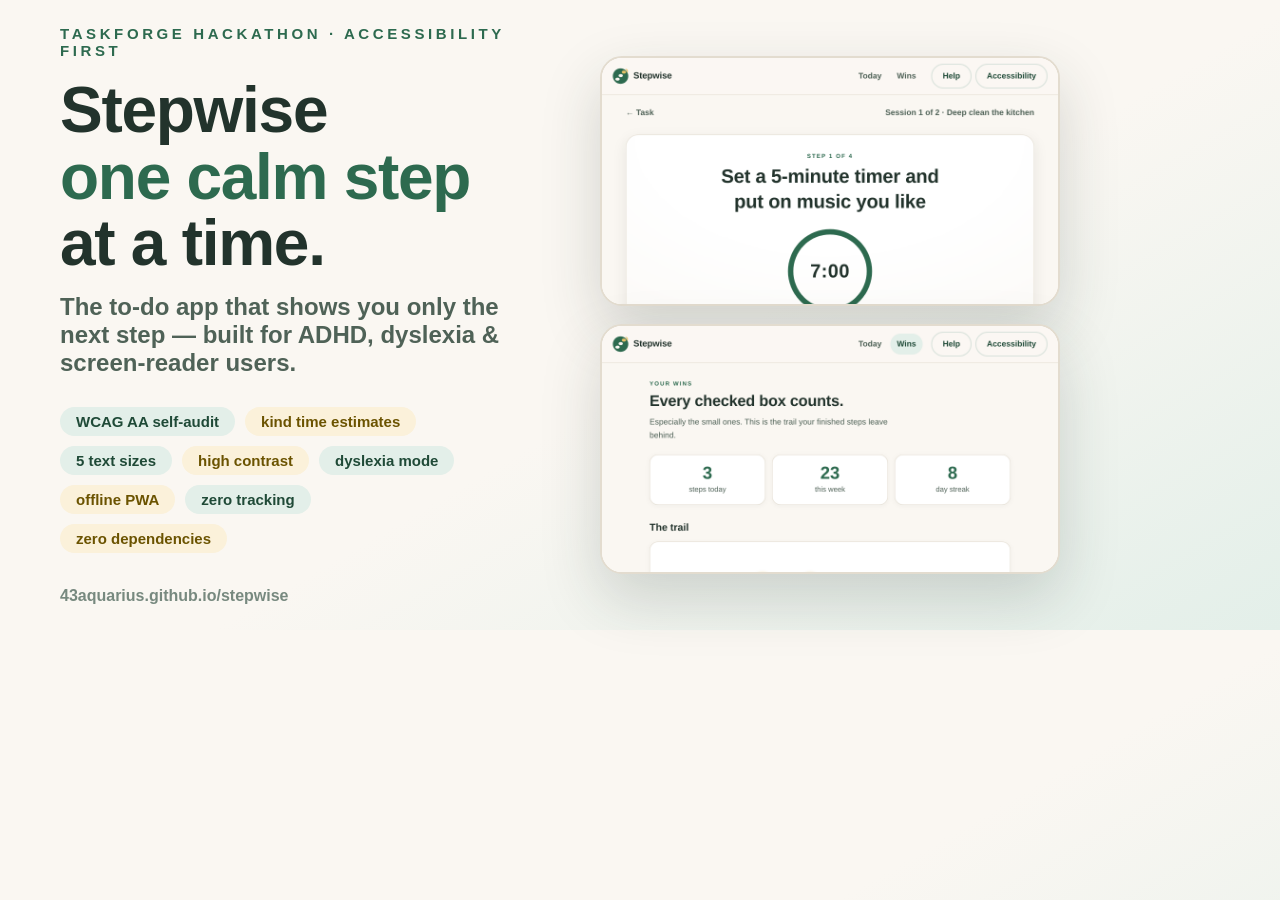
<file: demo/screens/cover.html>
<!doctype html><html><head><meta charset="utf-8"><style>
    *{box-sizing:border-box;margin:0}
    body{width:1120px;height:630px;overflow:hidden;display:flex;
      background:linear-gradient(150deg,#FAF7F2 55%,#E3EFE9);
      font-family:-apple-system,BlinkMacSystemFont,"Segoe UI",Roboto,Arial,sans-serif;color:#22332C;padding:56px 60px;gap:48px}
    .left{flex:1;display:flex;flex-direction:column;justify-content:center}
    .kicker{letter-spacing:.24em;font-weight:800;font-size:15px;color:#2D6A4F;text-transform:uppercase;margin-bottom:18px}
    h1{font-size:64px;line-height:1.04;letter-spacing:-.02em}
    h1 em{font-style:normal;color:#2D6A4F}
    .tag{font-size:24px;color:#4F6257;margin-top:16px;font-weight:600}
    .chips{margin-top:30px;display:flex;flex-wrap:wrap;gap:10px;max-width:420px}
    .chip{background:#FBF1DA;color:#6B5300;font-weight:700;font-size:15px;padding:6px 16px;border-radius:999px}
    .chip.g{background:#E3EFE9;color:#1F4A37}
    .foot{margin-top:34px;color:#77897F;font-size:16px;font-weight:600}
    .right{flex:0 0 460px;display:flex;flex-direction:column;justify-content:center;gap:18px}
    .shot{border:2px solid #E3DCCF;border-radius:22px;box-shadow:0 24px 60px rgba(34,51,44,.18);overflow:hidden;background:#fff}
    .shot img{display:block;width:100%;height:auto}
  </style></head><body>
    <div class="left">
      <p class="kicker">TaskForge hackathon · accessibility first</p>
      <h1>Stepwise<br><em>one calm step</em><br>at a time.</h1>
      <p class="tag">The to-do app that shows you only the next step — built for ADHD, dyslexia & screen-reader users.</p>
      <div class="chips">
        <span class="chip g">WCAG AA self-audit</span><span class="chip">kind time estimates</span>
        <span class="chip g">5 text sizes</span><span class="chip">high contrast</span>
        <span class="chip g">dyslexia mode</span><span class="chip">offline PWA</span>
        <span class="chip g">zero tracking</span><span class="chip">zero dependencies</span>
      </div>
      <p class="foot">43aquarius.github.io/stepwise</p>
    </div>
    <div class="right">
      <div class="shot"><img src="focus.png"></div>
      <div class="shot"><img src="wins.png"></div>
    </div>
  </body></html>
</file>
<file: css/core.css>
/* ============================================================
   Stepwise — core.css
   Design tokens, base, layout, Today & Task views
   ============================================================ */

:root {
  --bg: #FAF7F2;
  --bg-soft: #F3EDE3;
  --card: #FFFFFF;
  --ink: #22332C;
  --ink-soft: #4F6257;
  --ink-faint: #77897F;
  --brand: #2D6A4F;
  --brand-deep: #1F4A37;
  --brand-soft: #E3EFE9;
  --accent: #E9C46A;
  --accent-soft: #FBF1DA;
  --accent-ink: #6B5300;
  --danger: #9C3A2E;
  --danger-soft: #F9ECEA;
  --ring-track: #E7E0D4;
  --focus-ring: #2D6A4F;
  --shadow: 0 10px 30px rgba(34, 51, 44, .08);
  --radius: 18px;
  --radius-s: 12px;
  --line: 1px solid #E3DCCF;
  --font: -apple-system, BlinkMacSystemFont, "Segoe UI", Roboto, "Helvetica Neue", Arial, sans-serif;
  --step: 17px;
}

/* Text sizes */
:root.sz-S { --step: 15px; }
:root.sz-M { --step: 17px; }
:root.sz-L { --step: 19px; }
:root.sz-XL { --step: 22px; }
:root.sz-XXL { --step: 26px; }

* { box-sizing: border-box; }

/* the honest version of hidden — author rules like .btn{display:inline-flex}
   must never beat it (UA [hidden] loses to any author rule otherwise) */
[hidden] { display: none !important; }

html { scroll-behavior: smooth; }
html.less-motion { scroll-behavior: auto; }

body {
  margin: 0;
  background: var(--bg);
  color: var(--ink);
  font-family: var(--font);
  font-size: var(--step);
  line-height: 1.65;
  min-height: 100vh;
  display: flex;
  flex-direction: column;
}

/* ---------- utilities ---------- */
.sr-only {
  position: absolute; width: 1px; height: 1px; margin: -1px;
  padding: 0; border: 0; overflow: hidden; clip: rect(0 0 0 0); white-space: nowrap;
}

.skip-link {
  position: absolute; left: 16px; top: -60px;
  background: var(--brand); color: #fff; padding: 10px 18px;
  border-radius: 0 0 12px 12px; z-index: 100; text-decoration: none;
  transition: top .2s;
}
.skip-link:focus { top: 0; }

:where(a, button, input, textarea, summary, [tabindex]):focus-visible {
  outline: 3px solid var(--focus-ring);
  outline-offset: 3px;
  border-radius: 6px;
}

:focus:not(:focus-visible) { outline: none; }

.eyebrow {
  text-transform: uppercase; letter-spacing: .18em;
  font-size: .72em; font-weight: 700; color: var(--brand);
  margin: 0 0 6px;
}

h1 { font-size: 1.9em; line-height: 1.25; margin: 0 0 10px; letter-spacing: -.01em; }
h2 { font-size: 1.25em; margin: 34px 0 12px; }
.view-sub { color: var(--ink-soft); margin: 0 0 26px; max-width: 56ch; }
kbd {
  font-family: inherit; border: 1px solid var(--ink-faint); border-bottom-width: 2px;
  border-radius: 6px; padding: 0 .45em; background: var(--card); font-size: .9em;
}

/* ---------- header ---------- */
.app-header {
  position: sticky; top: 0; z-index: 40;
  display: flex; align-items: center; gap: 18px;
  padding: 12px 22px;
  background: color-mix(in srgb, var(--bg) 88%, transparent);
  backdrop-filter: blur(10px);
  border-bottom: var(--line);
}
.brand { display: flex; align-items: center; gap: 10px; margin-right: auto; }
.logo { width: 34px; height: 34px; }
.logo-bg { fill: var(--brand); }
.logo-stones ellipse { fill: #FAF7F2; }
.logo-stone-top { fill: var(--accent) !important; }
.logo-arc { stroke: var(--accent); stroke-width: 3; stroke-linecap: round; }
.brand-name {
  font-weight: 800; font-size: 1.12em; color: var(--ink);
  text-decoration: none; letter-spacing: -.01em;
}
.main-nav { display: flex; gap: 4px; }
.main-nav a {
  color: var(--ink-soft); text-decoration: none; font-weight: 600;
  padding: 8px 14px; border-radius: 999px;
}
.main-nav a:hover { background: var(--bg-soft); color: var(--ink); }
.main-nav a[aria-current="page"] { background: var(--brand-soft); color: var(--brand-deep); }
.header-actions { display: flex; gap: 8px; }

/* ---------- buttons ---------- */
.btn {
  font: inherit; font-weight: 700;
  min-height: 48px; padding: 10px 22px;
  border-radius: 999px; border: 2px solid transparent;
  cursor: pointer; text-decoration: none; display: inline-flex;
  align-items: center; justify-content: center; gap: 8px;
  transition: transform .15s, background .15s, box-shadow .15s;
}
.btn:active { transform: scale(.97); }
.btn-primary { background: var(--brand); color: #fff; box-shadow: var(--shadow); }
.btn-primary:hover { background: var(--brand-deep); }
.btn-ghost {
  background: transparent; color: var(--brand-deep);
  border-color: #D8E2DB;
}
.btn-ghost:hover { background: var(--brand-soft); border-color: var(--brand); }
.btn-danger { background: var(--danger); color: #fff; }
.btn-danger:hover { background: #7E2E24; }
.btn-danger-ghost { background: transparent; color: var(--danger); border-color: #EBD4CF; }
.btn-danger-ghost:hover { background: var(--danger-soft); border-color: var(--danger); }
.btn-big { font-size: 1.15em; padding: 14px 30px; }
.linklike {
  background: none; border: none; padding: 6px 4px; cursor: pointer;
  color: var(--brand-deep); font: inherit; font-weight: 700;
  text-decoration: underline; text-decoration-color: var(--accent); text-underline-offset: 4px;
}
.linklike:hover { text-decoration-thickness: 3px; }

/* ---------- views ---------- */
.view { flex: 1; padding: 34px 22px 60px; }
.view-inner { max-width: 760px; margin: 0 auto; }
.view[hidden] { display: none; }
.back-link {
  display: inline-block; color: var(--ink-soft); text-decoration: none;
  font-weight: 700; margin-bottom: 18px; padding: 6px 10px 6px 0;
}
.back-link:hover { color: var(--brand-deep); }

/* ---------- today view ---------- */
.add-form {
  display: flex; gap: 10px; margin: 6px 0 8px;
}
.add-form input {
  flex: 1; font: inherit; min-height: 48px;
  padding: 10px 18px; border-radius: 999px;
  border: 2px solid #DCD5C7; background: var(--card); color: var(--ink);
}
.add-form input::placeholder { color: var(--ink-faint); }
.add-form input:hover { border-color: #C4BCAB; }
.add-hint { color: var(--ink-faint); font-size: .85em; margin: 2px 0 30px; }

.task-list { list-style: none; margin: 0; padding: 0; display: grid; gap: 14px; }
.task-card {
  background: var(--card); border: var(--line); border-radius: var(--radius);
  padding: 18px 20px; box-shadow: 0 2px 10px rgba(34,51,44,.04);
  display: flex; flex-wrap: wrap; align-items: center; gap: 8px 16px;
  transition: transform .15s, box-shadow .15s;
}
.task-card:hover { transform: translateY(-2px); box-shadow: var(--shadow); }
.task-main { flex: 1 1 240px; min-width: 0; }
.task-title { font-weight: 800; font-size: 1.05em; margin: 0; }
.task-flags { margin: 4px 0 0; padding: 0; list-style: none; display: flex; flex-wrap: wrap; gap: 6px 14px; color: var(--ink-soft); font-size: .85em; }
.task-flags .flag-done { color: var(--brand); font-weight: 700; }
.task-flags .flag-next { color: var(--accent-ink); font-weight: 700; }
.chip {
  display: inline-block; background: var(--accent-soft); color: var(--accent-ink);
  border-radius: 999px; padding: 1px 12px; font-weight: 700; font-size: .85em;
}
.chip.progress { background: var(--brand-soft); color: var(--brand-deep); }
.task-open {
  min-height: 44px; padding: 8px 20px;
}

.empty-state {
  border: 2px dashed #DCD5C7; border-radius: var(--radius);
  padding: 28px; color: var(--ink-soft); background: color-mix(in srgb, var(--card) 60%, transparent);
}
.empty-title { font-weight: 800; color: var(--ink); margin: 0 0 6px; }
.show-all { margin: 18px auto 0; display: block; }
.why-link { margin-top: 34px; font-size: .9em; }
.why-link a { color: var(--ink-soft); }
.why-link a:hover { color: var(--brand-deep); }

/* ---------- task view ---------- */
.cta-card {
  background: linear-gradient(160deg, var(--card), var(--brand-soft));
  border: var(--line); border-radius: var(--radius);
  padding: 30px; box-shadow: var(--shadow); text-align: center;
}
.cta-title { font-size: 1.25em; font-weight: 800; margin: 0 0 10px; }
.cta-sub { color: var(--ink-soft); margin: 0 auto 22px; max-width: 46ch; }
.cta-card .btn { display: block; margin: 0 auto 18px; }
.check-row {
  display: flex; gap: 10px; align-items: baseline; justify-content: center;
  color: var(--ink-soft); font-size: .9em; cursor: pointer;
}
.check-row input { width: 18px; height: 18px; accent-color: var(--brand); }
.check-note { color: var(--ink-faint); }

.session-card {
  background: var(--card); border: var(--line); border-radius: var(--radius);
  padding: 22px 22px 18px; margin-bottom: 18px; box-shadow: 0 2px 10px rgba(34,51,44,.04);
}
.session-head { display: flex; flex-wrap: wrap; gap: 6px 14px; align-items: baseline; margin-bottom: 14px; }
.session-name { font-weight: 800; font-size: 1.05em; }
.session-meta { color: var(--ink-soft); font-size: .9em; }
.step-list { list-style: none; margin: 0 0 16px; padding: 0; display: grid; gap: 8px; }
.step-row {
  display: flex; align-items: center; gap: 14px; width: 100%;
  text-align: left; font: inherit; color: inherit; cursor: pointer;
  background: var(--bg); border: 2px solid transparent; border-radius: var(--radius-s);
  padding: 12px 16px; min-height: 56px;
  transition: background .15s, border-color .15s;
}
.step-row:hover { background: var(--bg-soft); border-color: #E0D9CA; }
.step-check {
  width: 30px; height: 30px; flex: 0 0 30px; border-radius: 10px;
  border: 2.5px solid #C9C2B2; background: var(--card);
  display: grid; place-items: center; color: transparent; font-size: 16px; font-weight: 900;
}
.step-row[aria-pressed="true"] .step-check {
  background: var(--brand); border-color: var(--brand); color: #fff;
}
.step-row[aria-pressed="true"] .step-label { color: var(--ink-faint); text-decoration: line-through 2px var(--ink-faint); text-decoration-skip-ink: none; }
.step-label { flex: 1; font-weight: 600; }
.step-min { color: var(--ink-soft); font-size: .85em; white-space: nowrap; }
.step-row.is-break { background: var(--accent-soft); }
.step-row.is-break .step-min { color: var(--accent-ink); font-weight: 700; }
.break-tag {
  font-size: .72em; letter-spacing: .12em; text-transform: uppercase;
  color: var(--accent-ink); font-weight: 800; margin-right: 6px;
}
.session-start { width: 100%; }
.session-done-note { text-align: center; color: var(--brand); font-weight: 700; padding: 6px; }

.task-tools { display: flex; flex-wrap: wrap; gap: 10px; margin-top: 26px; }
.edit-label { display: block; margin: 18px 0 8px; color: var(--ink-soft); font-weight: 600; }
#stepsEditor {
  width: 100%; font: inherit; font-family: ui-monospace, "Cascadia Mono", Menlo, Consolas, monospace;
  font-size: .95em; line-height: 1.8; padding: 16px; border-radius: var(--radius-s);
  border: 2px solid #DCD5C7; background: var(--card); color: var(--ink);
}
.edit-actions { display: flex; gap: 10px; margin-top: 12px; }
.edit-note { color: var(--ink-faint); font-size: .85em; margin-top: 12px; }

/* ---------- footer ---------- */
.app-footer {
  border-top: var(--line); padding: 26px 22px 34px; text-align: center;
  color: var(--ink-soft); font-size: .9em; background: color-mix(in srgb, var(--bg-soft) 60%, transparent);
}
.app-footer p { margin: 4px 0; }
.footer-links a { color: var(--brand-deep); font-weight: 700; text-decoration: none; margin: 0 8px; }
.footer-links a:hover { text-decoration: underline; }
.footer-note { color: var(--ink-faint); max-width: 60ch; margin: 10px auto 0; }
.noscript-note { padding: 20px; text-align: center; background: var(--danger-soft); color: var(--danger); font-weight: 700; }
</file>
<file: css/modes.css>
/* ============================================================
   Stepwise — modes.css
   Focus view, Wins view, Chaos view, dialogs,
   and the accessibility modes (dyslexia / contrast / motion)
   ============================================================ */

/* ---------- FOCUS VIEW ---------- */
.view-focus {
  display: flex; flex-direction: column; align-items: center;
  padding-top: 18px;
}
.focus-top {
  width: 100%; max-width: 860px;
  display: flex; flex-wrap: wrap; gap: 4px 18px; align-items: baseline;
  justify-content: space-between; margin-bottom: 8px;
}
.focus-where { color: var(--ink-soft); font-weight: 600; margin: 0; }
.focus-stage {
  width: 100%; max-width: 860px; text-align: center;
  background: radial-gradient(120% 90% at 50% 0%, var(--card) 40%, var(--bg));
  border: var(--line); border-radius: 26px;
  padding: 34px 26px 30px; box-shadow: var(--shadow);
}
.focus-step-label {
  font-size: clamp(1.5rem, 4.2vw, 2.6rem);
  line-height: 1.3; margin: 4px auto 26px; max-width: 22ch;
  font-weight: 800;
}

.timer-block { display: flex; flex-direction: column; align-items: center; gap: 6px; margin-bottom: 10px; }
.timer-ring { position: relative; width: 190px; height: 190px; }
.timer-ring svg { width: 100%; height: 100%; transform: rotate(-90deg); }
.ring-bg { fill: none; stroke: var(--ring-track); stroke-width: 13; }
.ring-fg {
  fill: none; stroke: var(--brand); stroke-width: 13; stroke-linecap: round;
  transition: stroke-dashoffset .3s linear, stroke .5s;
}
.ring-fg.low { stroke: #C77D1E; }
.timer-text {
  position: absolute; inset: 0; display: grid; place-items: center;
  font-size: 2.5rem; font-weight: 800; font-variant-numeric: tabular-nums;
  letter-spacing: .02em;
}
.timer-sub { color: var(--ink-soft); margin: 0; }
.timer-state { min-height: 1.6em; margin: 0; color: var(--accent-ink); font-weight: 700; font-size: .92em; }

.focus-controls {
  display: flex; flex-wrap: wrap; gap: 12px; justify-content: center; margin: 18px 0 6px;
}
.focus-skip { margin: 4px 0 0; }
.skip-note { color: var(--ink-faint); font-size: .85em; margin: 6px 0 0; }

.peek { margin-top: 22px; text-align: left; }
.peek summary {
  cursor: pointer; color: var(--ink-soft); font-weight: 700;
  padding: 10px; border-radius: 10px; display: inline-block;
}
.peek summary:hover { background: var(--bg-soft); color: var(--ink); }
.peek-list { margin: 10px 0 0; padding-left: 0; list-style: none; display: grid; gap: 6px; }
.peek-list li {
  background: var(--bg); border-radius: 10px; padding: 10px 14px;
  color: var(--ink-soft); display: flex; justify-content: space-between; gap: 14px;
}
.peek-list li.done { text-decoration: line-through; color: var(--ink-faint); }
.peek-list .pk-min { white-space: nowrap; font-size: .85em; }

/* celebration */
.celebrate {
  width: 100%; max-width: 860px; text-align: center; position: relative;
  background: linear-gradient(170deg, var(--brand-soft), var(--card) 60%);
  border: 2px solid var(--brand); border-radius: 26px;
  padding: 40px 26px; box-shadow: var(--shadow);
}
.celebrate-title { font-size: 1.8rem; font-weight: 800; margin: 0 0 8px; }
.celebrate-sub { color: var(--ink-soft); margin: 0 0 24px; }
.celebrate-actions { display: flex; flex-wrap: wrap; gap: 12px; justify-content: center; }
.confetti-host { position: absolute; inset: 0; overflow: hidden; border-radius: inherit; pointer-events: none; }
.confetti-host i {
  position: absolute; width: 10px; height: 14px; top: -20px;
  border-radius: 3px; opacity: 0;
  animation: drop 1.9s ease-in forwards;
}
@keyframes drop {
  0% { opacity: 0; transform: translateY(-20px) rotate(0deg); }
  8% { opacity: 1; }
  100% { opacity: 0; transform: translateY(430px) rotate(340deg); }
}
html.less-motion .confetti-host i { animation: none; opacity: 0; }

/* ---------- WINS VIEW ---------- */
.stats-row { display: grid; grid-template-columns: repeat(3, 1fr); gap: 14px; margin: 8px 0 10px; }
.stat-card {
  background: var(--card); border: var(--line); border-radius: var(--radius);
  padding: 18px; text-align: center; box-shadow: 0 2px 10px rgba(34,51,44,.04);
}
.stat-num { display: block; font-size: 2.3rem; font-weight: 800; color: var(--brand); line-height: 1.1; font-variant-numeric: tabular-nums; }
.stat-label { color: var(--ink-soft); font-size: .9em; }

.trail-h, .latest-h { margin-top: 30px; }
.trail-wrap {
  background: var(--card); border: var(--line); border-radius: var(--radius);
  padding: 10px 18px 18px; box-shadow: 0 2px 10px rgba(34,51,44,.04);
}
.trail-note { color: var(--ink-soft); text-align: center; margin: 6px 0 0; font-size: .9em; }
#trailSvg { width: 100%; height: auto; display: block; }
.trail-path { fill: none; stroke: var(--ring-track); stroke-width: 5; stroke-dasharray: 2 14; stroke-linecap: round; }
.trail-stone { fill: var(--brand); }
.trail-stone:focus-visible { outline: 3px solid var(--focus-ring); outline-offset: 4px; }
.trail-lantern-glow { fill: url(#lanternGlow); }
.stone-new { animation: pop .6s ease-out; transform-box: fill-box; transform-origin: center; }
@keyframes pop { 0% { transform: scale(.2); opacity: 0; } 70% { transform: scale(1.25); } 100% { transform: scale(1); opacity: 1; } }
html.less-motion .stone-new { animation: none; }

.recent-list { list-style: none; margin: 0; padding: 0; display: grid; gap: 8px; }
.recent-list li {
  background: var(--card); border: var(--line); border-radius: var(--radius-s);
  padding: 12px 16px; display: flex; flex-wrap: wrap; gap: 4px 14px; align-items: baseline;
}
.recent-what { font-weight: 700; flex: 1; }
.recent-when { color: var(--ink-faint); font-size: .85em; white-space: nowrap; }
.recent-task { color: var(--ink-soft); font-size: .85em; width: 100%; }

.data-card {
  margin-top: 34px; background: var(--bg-soft); border: var(--line);
  border-radius: var(--radius); padding: 24px;
}
.data-h { margin: 0 0 6px; }
.data-sub { color: var(--ink-soft); margin: 0 0 16px; }
.data-actions { display: flex; flex-wrap: wrap; gap: 10px; }
.file-btn { position: relative; overflow: hidden; }
.file-btn input { position: absolute; inset: 0; opacity: 0; cursor: pointer; font-size: 400px; }

/* ---------- CHAOS VIEW ---------- */
.view-chaos .view-sub { max-width: 58ch; }
.chaos-box {
  background: #F2F2EF; border: 1px solid #D8D8D2; border-radius: 14px;
  padding: 18px; overflow: auto; max-height: 420px;
  box-shadow: inset 0 2px 12px rgba(0,0,0,.06);
}
.chaos-list {
  list-style: none; margin: 0; padding: 0;
  font-size: .78rem; line-height: 1.5; color: #3d3d3a;
  font-family: Verdana, Arial, sans-serif;
}
.chaos-list li {
  padding: 5px 8px; border-bottom: 1px solid #E3E3DC;
  display: flex; gap: 8px; align-items: baseline; justify-content: space-between;
}
.chaos-list li:nth-child(odd) { background: #FAFAF7; }
.chaos-list .od { color: #A33; font-weight: 700; }
.chaos-list span {
  font-size: .68rem; white-space: nowrap; background: #F7D7D3;
  color: #933; padding: 0 6px; border-radius: 999px;
}
.chaos-cta { margin-top: 28px; text-align: center; }

/* ---------- DIALOGS ---------- */
dialog.panel {
  border: none; border-radius: 22px; padding: 0;
  box-shadow: 0 24px 70px rgba(20, 33, 28, .35);
  background: var(--card); color: var(--ink);
  width: min(94vw, 560px);
}
dialog.panel::backdrop { background: rgba(30, 42, 36, .45); backdrop-filter: blur(3px); }
dialog.panel form, .panel-body { padding: 26px 28px 24px; }
.panel h2 { margin: 0 0 6px; font-size: 1.4rem; }
.panel-sub { color: var(--ink-soft); margin: 0 0 20px; }
.panel fieldset { border: none; margin: 0 0 18px; padding: 0; }
.panel legend { font-weight: 800; margin-bottom: 10px; font-size: .95em; }
.size-row { display: flex; gap: 8px; flex-wrap: wrap; }
.size-row label { display: flex; }
.size-row input { position: absolute; opacity: 0; width: 1px; height: 1px; }
.size-row span {
  width: 52px; height: 44px; display: grid; place-items: center;
  border: 2px solid #D8E2DB; border-radius: 12px; font-weight: 800;
  cursor: pointer; transition: all .15s;
}
.size-row input:checked + span { background: var(--brand); border-color: var(--brand); color: #fff; }
.size-row input:focus-visible + span { outline: 3px solid var(--focus-ring); outline-offset: 3px; }

.switch-list { display: grid; gap: 14px; margin-bottom: 20px; }
.switch-row { display: flex; gap: 14px; align-items: flex-start; cursor: pointer; }
.switch-row input { position: absolute; opacity: 0; width: 1px; height: 1px; }
.switch {
  flex: 0 0 46px; height: 28px; border-radius: 999px; background: #D9D3C6;
  position: relative; margin-top: 3px; transition: background .2s;
}
.switch::after {
  content: ""; position: absolute; top: 3px; left: 4px;
  width: 22px; height: 22px; border-radius: 50%; background: #fff;
  box-shadow: 0 2px 6px rgba(0,0,0,.25); transition: left .2s;
}
input:checked + .switch { background: var(--brand); }
input:checked + .switch::after { left: 20px; }
input:focus-visible + .switch { outline: 3px solid var(--focus-ring); outline-offset: 3px; }
.switch-label { font-weight: 700; }
.switch-label small { display: block; color: var(--ink-faint); font-weight: 500; font-size: .82em; }

.kbd-table { width: 100%; border-collapse: collapse; margin-bottom: 16px; }
.kbd-table th { text-align: left; padding: 6px 10px 6px 0; white-space: nowrap; }
.kbd-table td { padding: 6px 0; color: var(--ink-soft); }
.panel-note { color: var(--ink-faint); font-size: .88em; margin: 0 0 18px; }
.panel-compact { width: min(94vw, 430px); }
.confirm-actions { display: flex; gap: 10px; justify-content: flex-end; }

/* ============================================================
   MODE: high contrast
   ============================================================ */
body.hc {
  --bg: #000000; --bg-soft: #101010; --card: #0C0C0C;
  --ink: #FFFFFF; --ink-soft: #E6E6E6; --ink-faint: #CFCFCF;
  --brand: #4FBE8F; --brand-deep: #6FD5AA; --brand-soft: #052E1F;
  --accent: #FFD166; --accent-soft: #332B00; --accent-ink: #FFD166;
  --danger: #FF8A7A; --danger-soft: #33110D;
  --ring-track: #3A3A3A; --focus-ring: #FFD166;
  --line: 2px solid #FFFFFF;
  --shadow: none;
}
body.hc .app-header { background: #000; border-bottom: var(--line); }
body.hc .add-form input, body.hc #stepsEditor { background: #000; border-color: #fff; }
body.hc .task-card, body.hc .session-card, body.hc .stat-card,
body.hc .trail-wrap, body.hc dialog.panel { background: #000; }
body.hc .step-row { background: #101010; }
body.hc .step-row.is-break { background: #221B00; }
body.hc .ring-fg { stroke: #6FD5AA; }
body.hc .ring-fg.low { stroke: #FFD166; }
body.hc .ring-bg { stroke: #3A3A3A; }
body.hc .btn-primary { background: #FFD166; color: #000; box-shadow: none; }
body.hc .btn-primary:hover { background: #FFE290; }
body.hc .btn-ghost { border-color: #fff; color: #fff; }
body.hc .btn-ghost:hover { background: #1A1A1A; }
body.hc .logo-stones ellipse { fill: #000; }
body.hc .chaos-box { background: #0A0A0A; border-color: #fff; }
body.hc .celebrate { background: #000; }
body.hc .confetti-host i { background: #FFD166; }
body.hc .empty-state { border-color: #fff; }

/* ============================================================
   MODE: dyslexia-friendly
   ============================================================ */
body.dy {
  --font: Verdana, "Trebuchet MS", "Segoe UI", Tahoma, sans-serif;
  background: #FCF9F1;
  letter-spacing: .08em;
}
body.dy { word-spacing: .16em; }
body.dy p, body.dy li, body.dy label, body.dy .step-label, body.dy .task-title,
body.dy h1, body.dy h2, body.dy .focus-step-label, body.dy .cta-title {
  line-height: 1.9;
}
body.dy .view-sub, body.dy .step-min, body.dy .panel-sub { letter-spacing: .05em; }
body.dy .add-form input, body.dy #stepsEditor, body.dy .task-card { letter-spacing: .06em; }
body.dy kbd { letter-spacing: 0; }
body.dy .eyebrow { letter-spacing: .22em; }
body.dy .focus-stage { background: #FCF9F1; }
body.dy .timer-text { letter-spacing: .06em; }

/* ============================================================
   MODE: reduced motion (manual or OS)
   ============================================================ */
html.less-motion *, html.less-motion *::before, html.less-motion *::after {
  animation-duration: .001s !important;
  animation-iteration-count: 1 !important;
  transition-duration: .001s !important;
}
@media (prefers-reduced-motion: reduce) {
  *, *::before, *::after {
    animation-duration: .001s !important;
    animation-iteration-count: 1 !important;
    transition-duration: .001s !important;
  }
  html { scroll-behavior: auto; }
}

/* ---------- responsive ---------- */
@media (max-width: 640px) {
  .app-header { flex-wrap: wrap; gap: 8px 10px; padding: 10px 16px; }
  .main-nav { order: 3; width: 100%; justify-content: center; }
  .header-actions { margin-left: auto; }
  .view { padding: 22px 16px 50px; }
  .add-form { flex-direction: column; }
  .stats-row { grid-template-columns: 1fr; }
  .focus-stage { padding: 24px 16px; }
  .task-tools { flex-direction: column; align-items: stretch; }
  .data-actions { flex-direction: column; align-items: stretch; }
  .file-btn input { font-size: 200px; }
}
</file>
